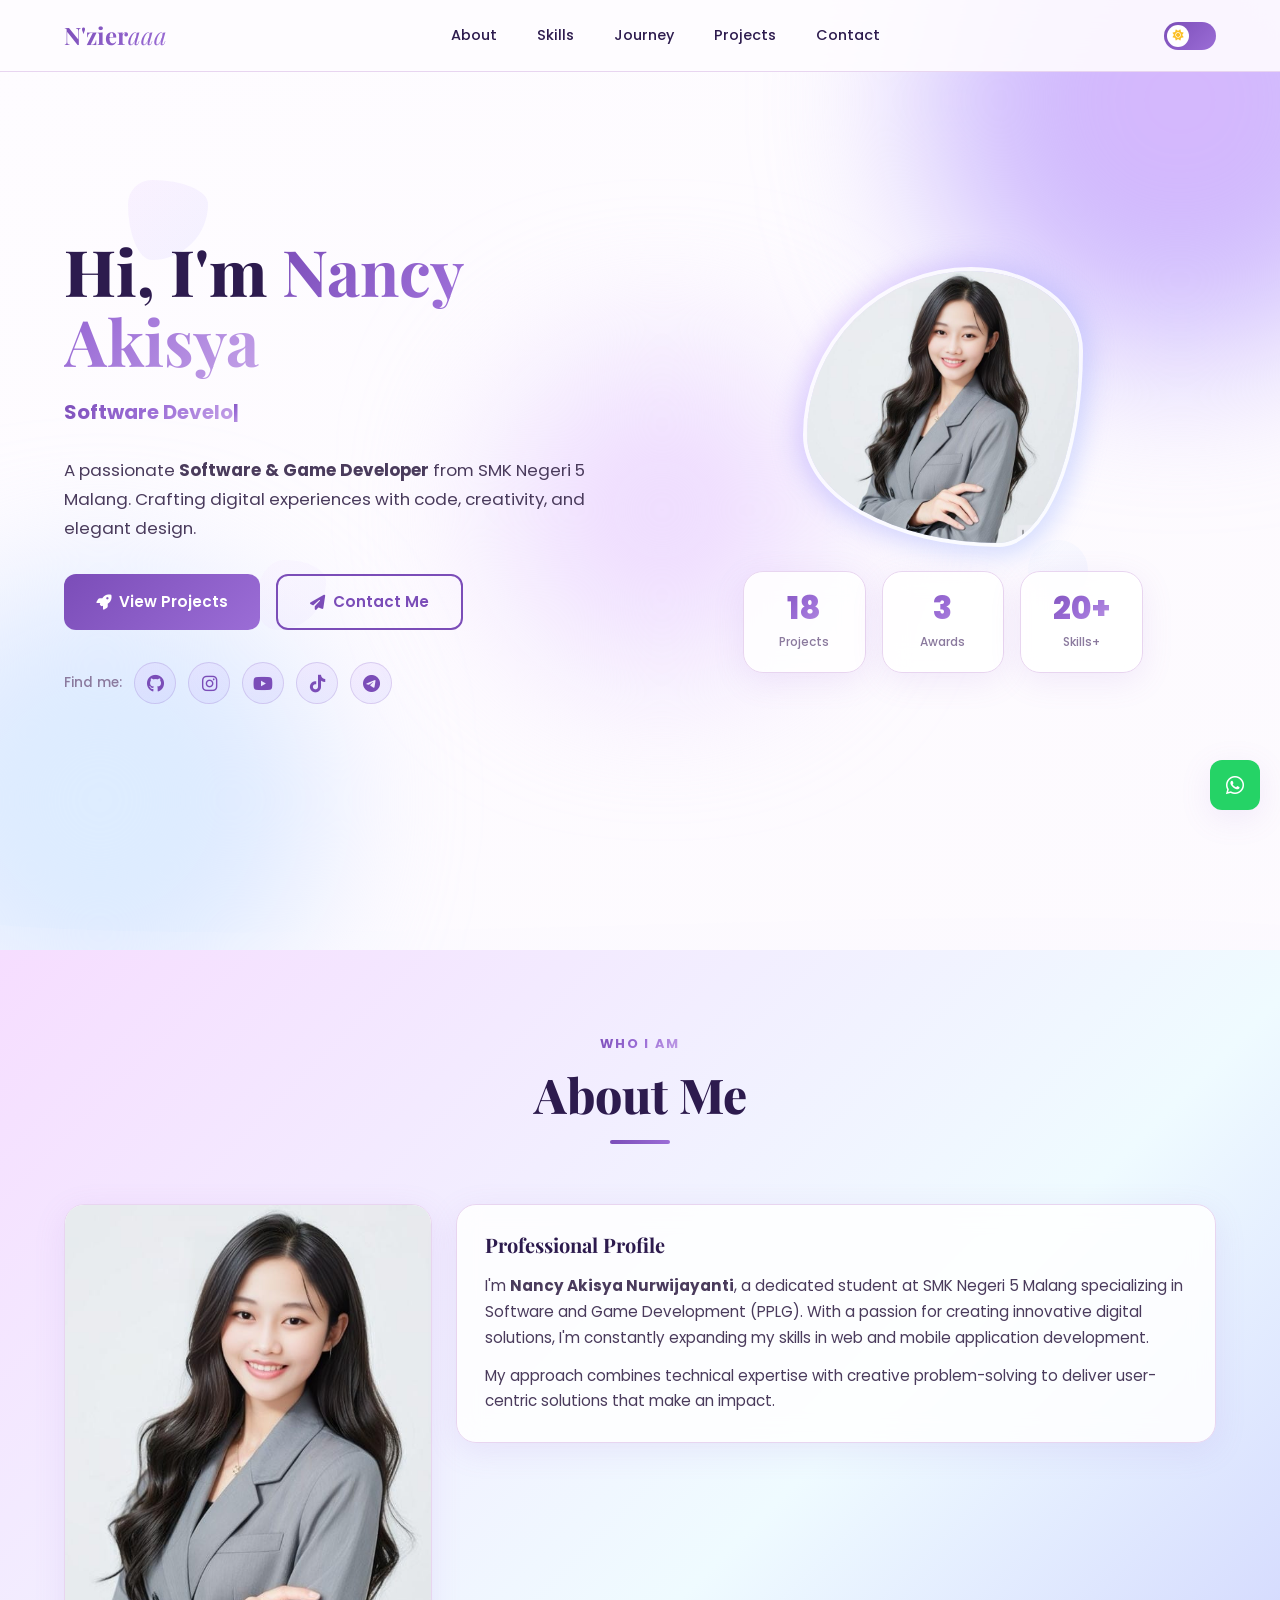
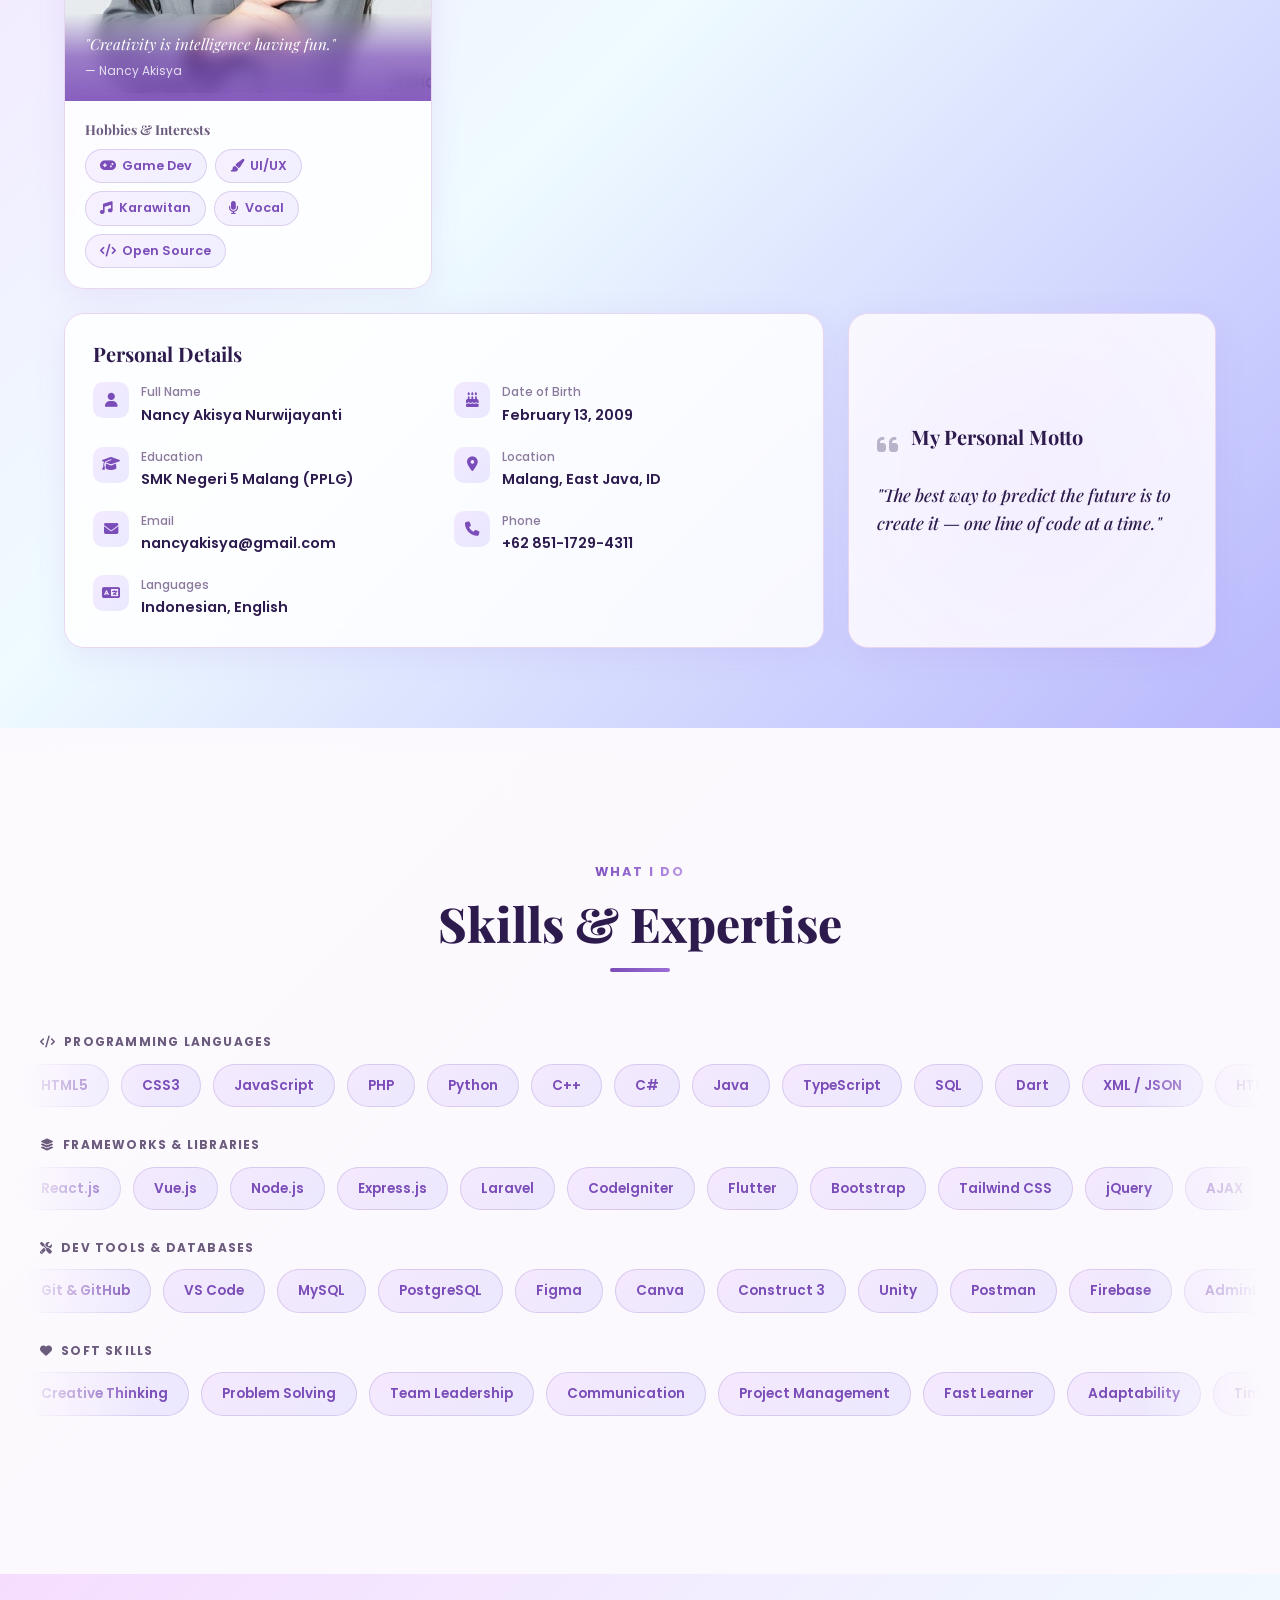
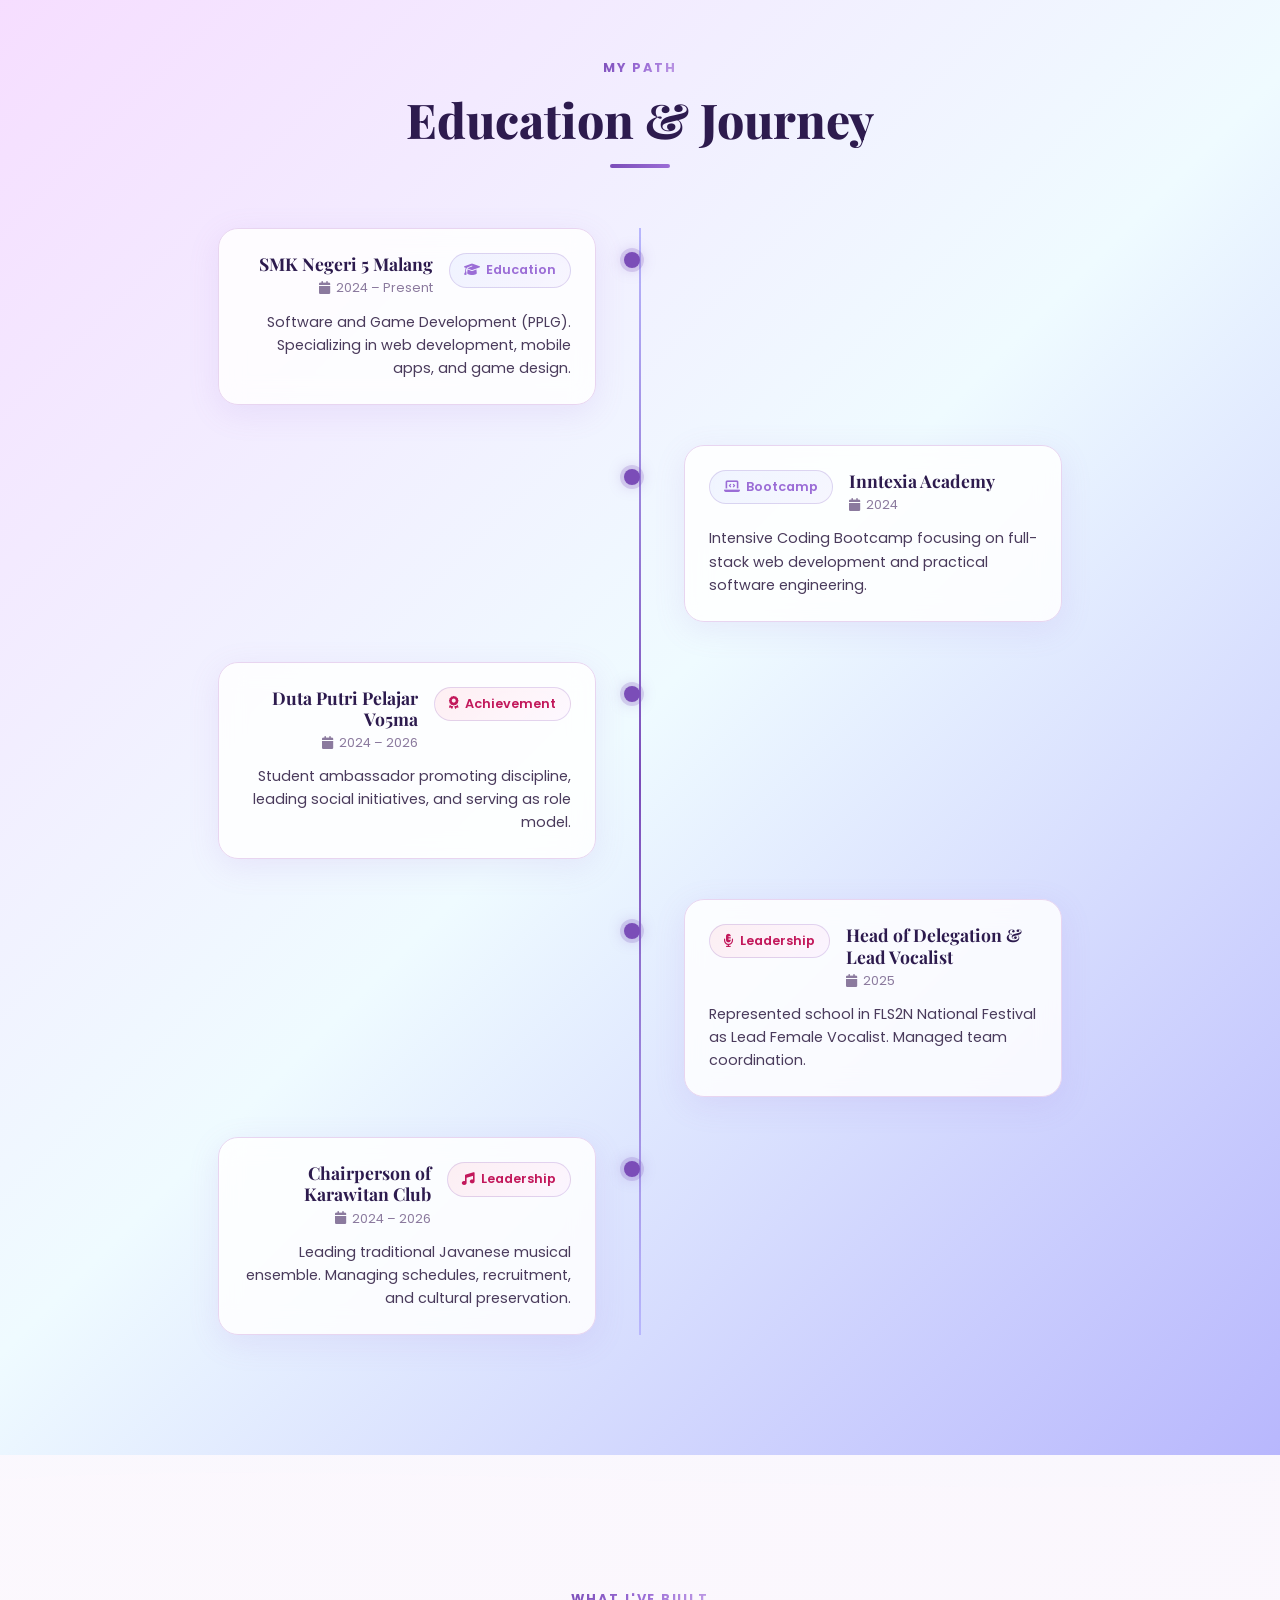
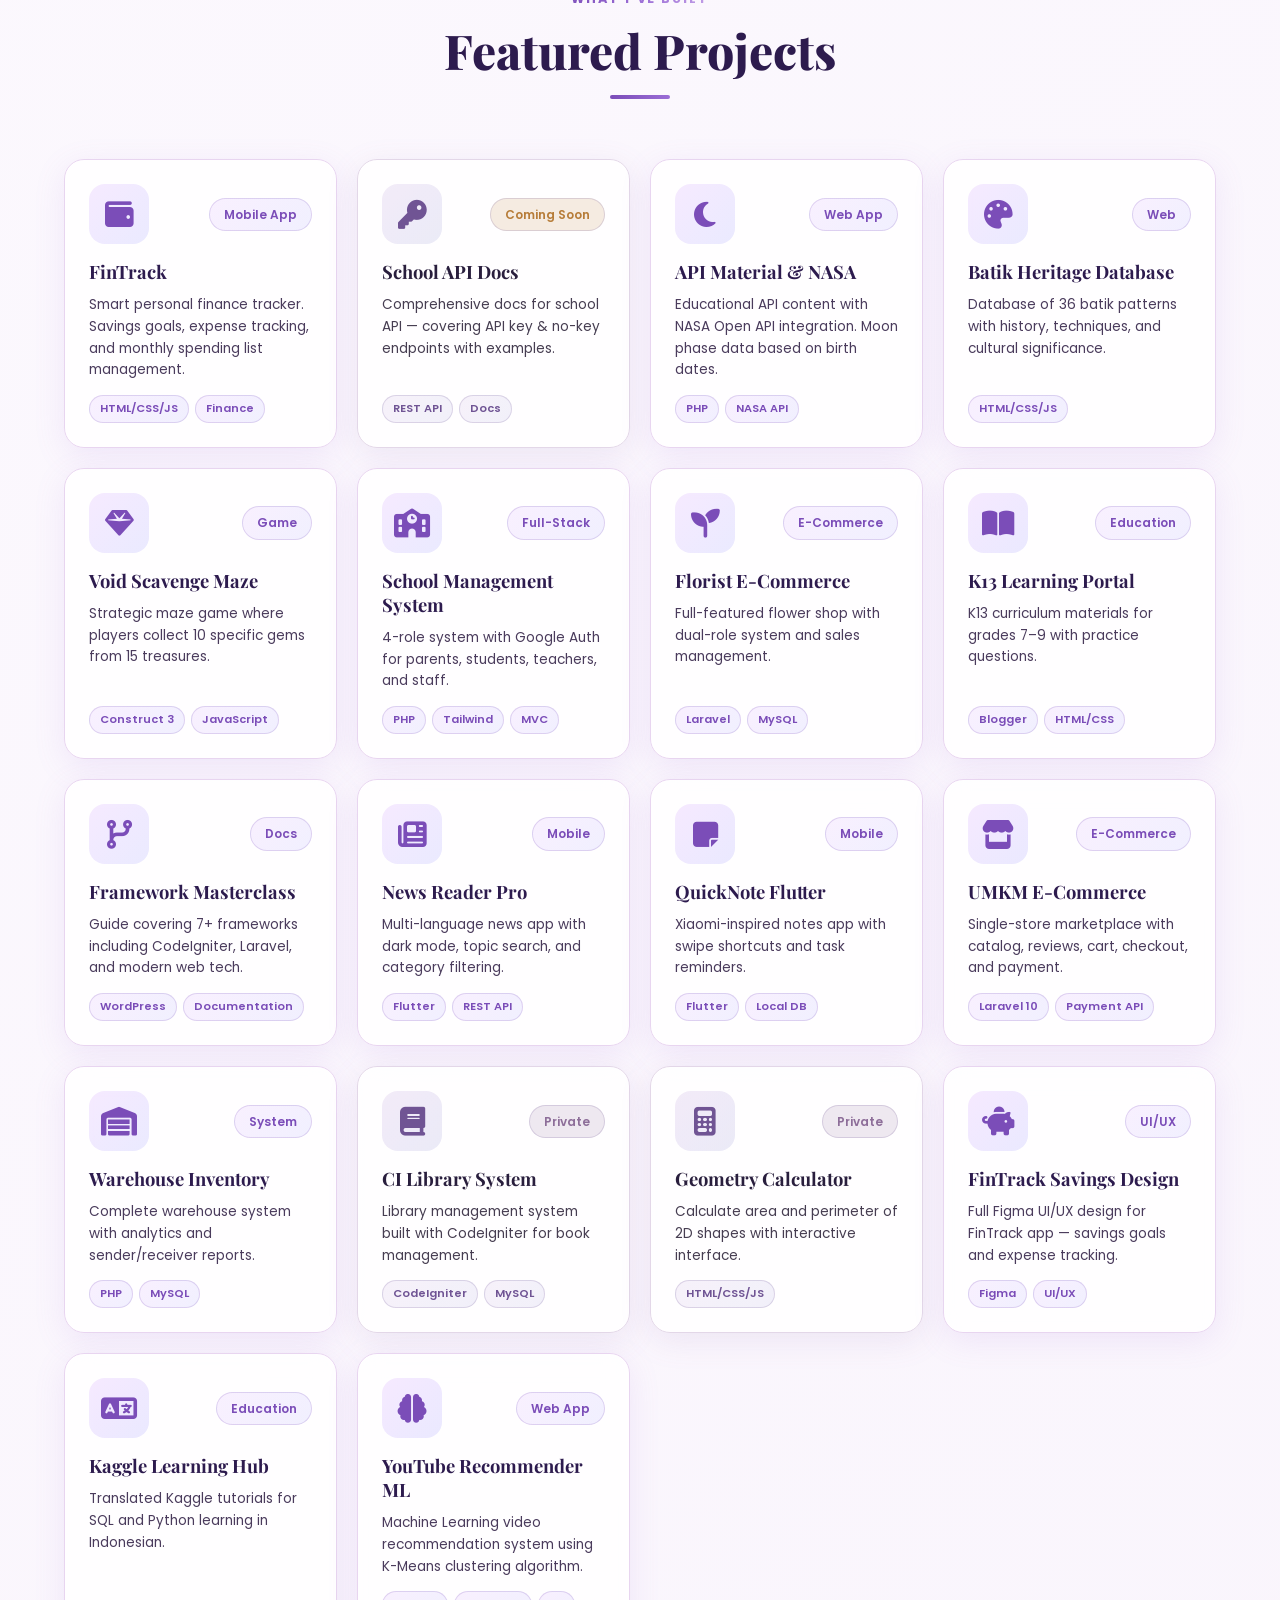
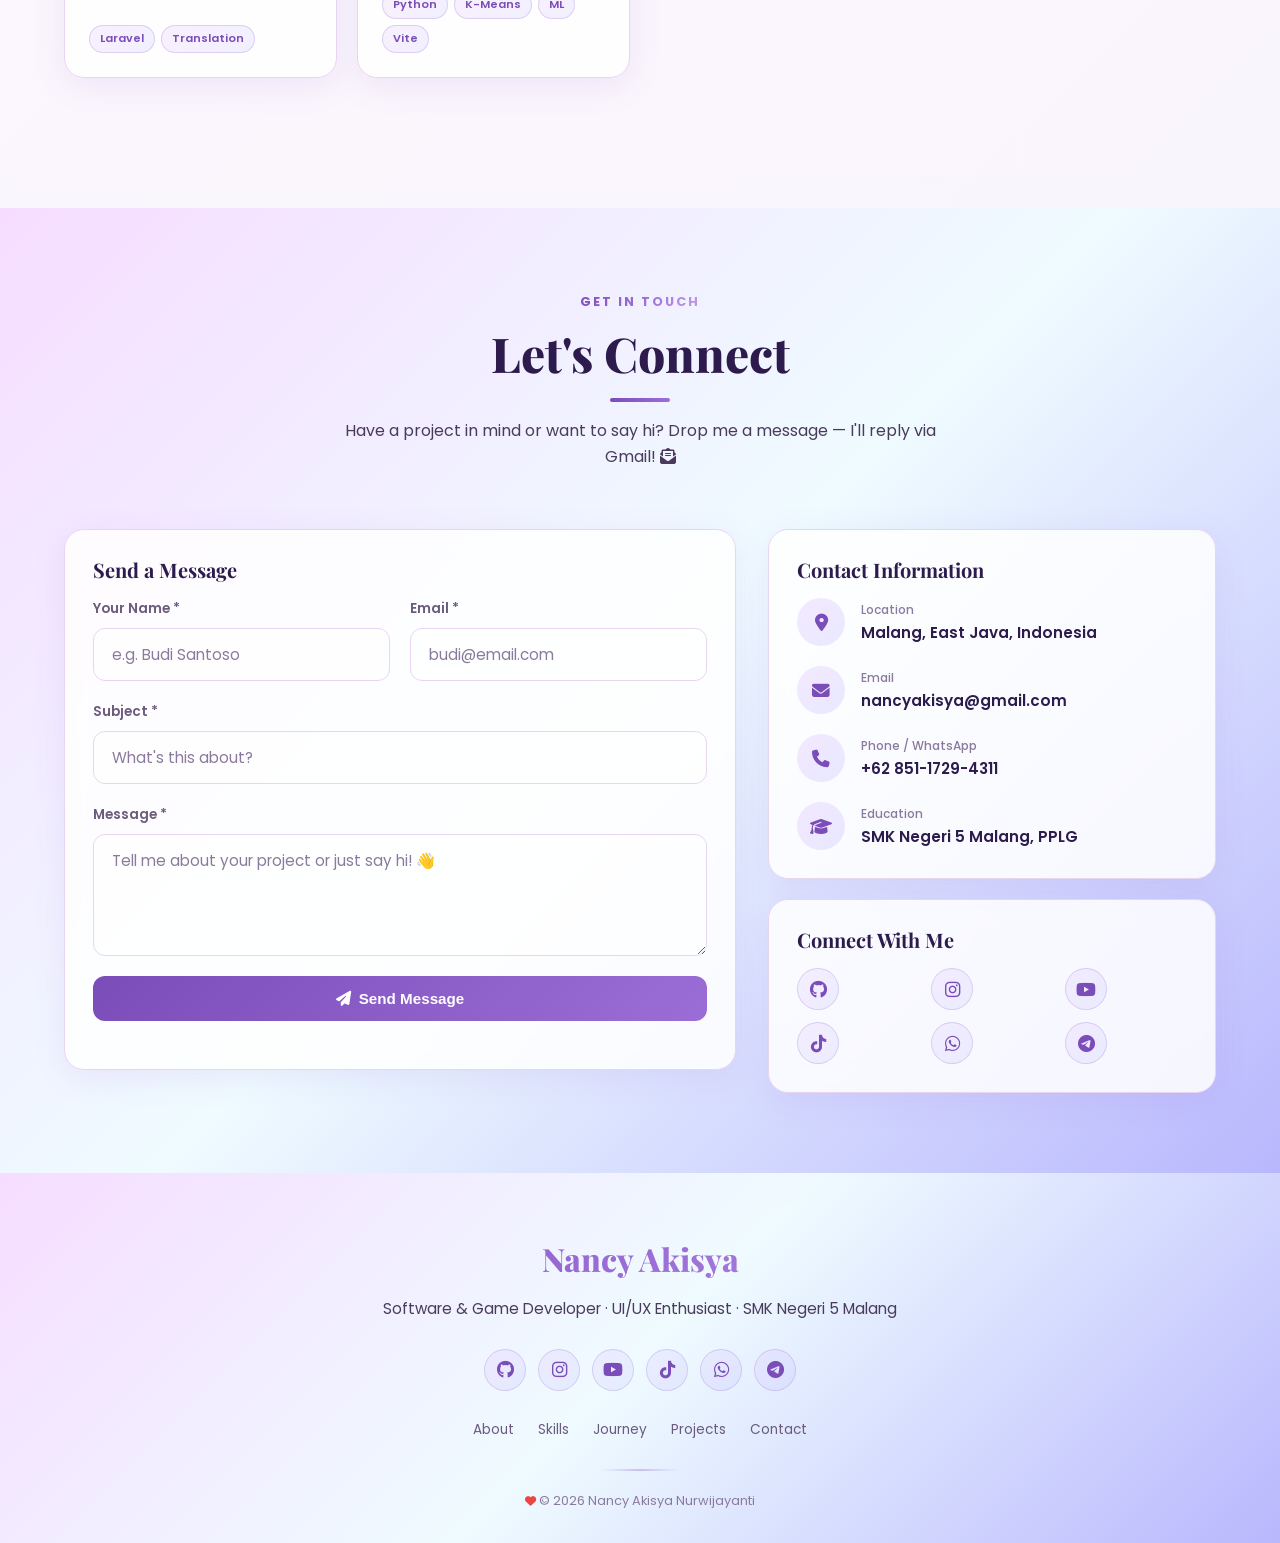
<file: index.html>
<!DOCTYPE html>
<html lang="en">
<head>
  <meta charset="UTF-8"/>
  <meta name="viewport" content="width=device-width, initial-scale=1.0"/>
  <title>Nancy Akisya — Portfolio</title>
  <link rel="stylesheet" href="style.css"/>
  <link rel="stylesheet" href="https://cdnjs.cloudflare.com/ajax/libs/font-awesome/6.5.0/css/all.min.css"/>
  <link href="https://fonts.googleapis.com/css2?family=Poppins:wght@300;400;500;600;700;800&family=Playfair+Display:ital,wght@0,400;0,700;1,400&display=swap" rel="stylesheet"/>
</head>
<body>

<!-- MOBILE SPLASH SCREEN (10s auto, click to skip) -->
<div id="mobile-splash" class="mobile-splash">
  <div class="splash-content">
    <div class="splash-photo-wrap">
      <div class="splash-photo-glow"></div>
      <div class="splash-photo">
        <img src="ncy.jpeg" alt="Nancy Akisya" onerror="this.style.display='none'"/>
      </div>
    </div>
    <h1 class="splash-title">Hi, I'm <span class="accent-text">Nancy Akisya</span></h1>
    <p class="splash-subtitle">Software & Game Developer</p>
    <div class="splash-timer"><span id="splash-countdown">10</span>s</div>
    <p class="splash-tap">Tap anywhere to skip</p>
  </div>
</div>

<!-- GALAXY BG (dark) -->
<div class="stars-layer" aria-hidden="true"></div>
<div class="twinkling-layer" id="twinkle-container" aria-hidden="true"></div>
<div class="nebula-layer" aria-hidden="true"></div>
<div class="planet planet-1" aria-hidden="true"></div>
<div class="planet planet-2" aria-hidden="true"></div>

<!-- LIGHT BLOBS & SHAPES -->
<div class="light-blob light-blob-1" aria-hidden="true"></div>
<div class="light-blob light-blob-2" aria-hidden="true"></div>
<div class="light-blob light-blob-3" aria-hidden="true"></div>
<div class="floating-shape shape-1" aria-hidden="true"></div>
<div class="floating-shape shape-2" aria-hidden="true"></div>
<div class="floating-shape shape-3" aria-hidden="true"></div>

<!-- SCROLL PROGRESS -->
<div id="scroll-progress"></div>

<!-- LOADING -->
<div id="loading-screen">
  <div class="loader-ring mb-4"></div>
  <p class="text-xl font-bold accent-text">Nancy Akisya</p>
  <p class="text-sm mt-2 opacity-60">Loading portfolio...</p>
</div>

<!-- FLOATING BTN -->
<a id="float-wa" href="https://wa.me/6285117294311" target="_blank" aria-label="WhatsApp"><i class="fab fa-whatsapp"></i></a>
<button id="back-top" aria-label="Back to top"><i class="fas fa-arrow-up"></i></button>

<!-- NAVBAR -->
<nav id="navbar" class="nav-bg">
  <div class="container">
    <a href="#hero" class="nav-brand">N'zier<span>aaa</span></a>
    <div id="desktop-nav-links" class="desktop-nav">
      <a href="#about" class="nav-link">About</a>
      <a href="#skills" class="nav-link">Skills</a>
      <a href="#edu-exp" class="nav-link">Journey</a>
      <a href="#projects" class="nav-link">Projects</a>
      <a href="#contact" class="nav-link">Contact</a>
    </div>
    <button id="theme-toggle" class="theme-toggle" aria-label="Toggle theme">
      <div class="toggle-thumb">
        <i class="fas fa-sun sun-icon"></i>
        <i class="fas fa-moon moon-icon"></i>
      </div>
    </button>
  </div>
</nav>

<!-- MOBILE BOTTOM NAV -->
<nav id="bottom-nav" class="mobile-nav-bg">
  <a href="#hero" class="bottom-nav-item active" data-section="hero"><i class="fas fa-home"></i><span>Home</span></a>
  <a href="#about" class="bottom-nav-item" data-section="about"><i class="fas fa-user"></i><span>About</span></a>
  <a href="#skills" class="bottom-nav-item" data-section="skills"><i class="fas fa-code"></i><span>Skills</span></a>
  <a href="#projects" class="bottom-nav-item" data-section="projects"><i class="fas fa-rocket"></i><span>Projects</span></a>
  <a href="#contact" class="bottom-nav-item" data-section="contact"><i class="fas fa-envelope"></i><span>Contact</span></a>
</nav>

<div class="page-content">

<!-- HERO -->
<section id="hero">
  <div class="container">
    <div class="hero-grid">
      <div class="hero-text reveal">
        <h1 class="hero-title">Hi, I'm <span class="accent-text">Nancy Akisya</span></h1>
        <div class="hero-typed">
          <span id="typed" class="accent-text"></span><span id="typed-cursor" class="accent-text">|</span>
        </div>
        <p class="hero-desc">A passionate <strong>Software & Game Developer</strong> from SMK Negeri 5 Malang. Crafting digital experiences with code, creativity, and elegant design.</p>
        <div class="hero-btns">
          <a href="#projects" class="btn btn-primary"><span><i class="fas fa-rocket"></i> View Projects</span></a>
          <a href="#contact" class="btn btn-outline"><span><i class="fas fa-paper-plane"></i> Contact Me</span></a>
        </div>
        <div class="hero-socials">
          <span class="socials-label">Find me:</span>
          <a href="https://github.com/Nzieraaa" target="_blank" class="social-icon"><i class="fab fa-github"></i></a>
          <a href="https://www.instagram.com/cyeraaa.zy" target="_blank" class="social-icon"><i class="fab fa-instagram"></i></a>
          <a href="https://www.youtube.com/@Ncy_A13" target="_blank" class="social-icon"><i class="fab fa-youtube"></i></a>
          <a href="https://www.tiktok.com/@cleancy13putri_aurora" target="_blank" class="social-icon"><i class="fab fa-tiktok"></i></a>
          <a href="https://t.me/Syahraz" target="_blank" class="social-icon"><i class="fab fa-telegram"></i></a>
        </div>
      </div>
      <div class="hero-photo reveal">
        <div class="photo-wrapper">
          <div class="photo-glow"></div>
          <div class="blob-photo">
            <img src="ncy.jpeg" alt="Nancy Akisya" onerror="this.style.display='none'"/>
          </div>
        </div>
        <div class="hero-stats">
          <div class="stat-card card"><div class="stat-num accent-text" data-count="18">0</div><div class="stat-label">Projects</div></div>
          <div class="stat-card card"><div class="stat-num accent-text" data-count="3">0</div><div class="stat-label">Awards</div></div>
          <div class="stat-card card"><div class="stat-num accent-text" data-count="20">0</div><div class="stat-label">Skills+</div></div>
        </div>
      </div>
    </div>
  </div>
</section>

<div class="wave-divider"><svg viewBox="0 0 1200 60" preserveAspectRatio="none"><path d="M0,30 C300,60 900,0 1200,30 L1200,60 L0,60 Z" class="wave-path"/></svg></div>

<!-- ABOUT -->
<section id="about" class="section-alt">
  <div class="container">
    <div class="section-header reveal">
      <p class="section-label accent-text">Who I Am</p>
      <h2 class="section-title">About Me</h2>
      <div class="section-line"></div>
    </div>
    <div class="about-grid">
      <!-- Photo -->
      <div class="about-photo-col reveal">
        <div class="card about-photo-card">
          <div class="about-photo-wrap">
            <img src="ncy.jpeg" alt="Nancy Akisya" class="about-photo-img" onerror="this.style.display='none'"/>
            <div class="about-photo-overlay">
              <p class="photo-quote">"Creativity is intelligence having fun."</p>
              <p class="photo-author">— Nancy Akisya</p>
            </div>
          </div>
          <div class="about-hobbies">
            <h4 class="hobbies-title">Hobbies & Interests</h4>
            <div class="hobbies-row">
              <span class="badge"><i class="fas fa-gamepad"></i>Game Dev</span>
              <span class="badge"><i class="fas fa-paint-brush"></i>UI/UX</span>
              <span class="badge"><i class="fas fa-music"></i>Karawitan</span>
              <span class="badge"><i class="fas fa-microphone"></i>Vocal</span>
              <span class="badge"><i class="fas fa-code"></i>Open Source</span>
            </div>
          </div>
        </div>
      </div>
      <!-- Profile -->
      <div class="about-profile-col reveal">
        <div class="card card-hover">
          <h3 class="card-title">Professional Profile</h3>
          <p class="card-text">I'm <strong>Nancy Akisya Nurwijayanti</strong>, a dedicated student at SMK Negeri 5 Malang specializing in Software and Game Development (PPLG). With a passion for creating innovative digital solutions, I'm constantly expanding my skills in web and mobile application development.</p>
          <p class="card-text">My approach combines technical expertise with creative problem-solving to deliver user-centric solutions that make an impact.</p>
        </div>
      </div>
      <!-- Details -->
      <div class="about-details-col reveal">
        <div class="card card-hover">
          <h3 class="card-title">Personal Details</h3>
          <div class="details-grid">
            <div class="detail-item">
              <div class="detail-icon"><i class="fas fa-user"></i></div>
              <div><div class="detail-label">Full Name</div><div class="detail-value">Nancy Akisya Nurwijayanti</div></div>
            </div>
            <div class="detail-item">
              <div class="detail-icon"><i class="fas fa-birthday-cake"></i></div>
              <div><div class="detail-label">Date of Birth</div><div class="detail-value">February 13, 2009</div></div>
            </div>
            <div class="detail-item">
              <div class="detail-icon"><i class="fas fa-graduation-cap"></i></div>
              <div><div class="detail-label">Education</div><div class="detail-value">SMK Negeri 5 Malang (PPLG)</div></div>
            </div>
            <div class="detail-item">
              <div class="detail-icon"><i class="fas fa-map-marker-alt"></i></div>
              <div><div class="detail-label">Location</div><div class="detail-value">Malang, East Java, ID</div></div>
            </div>
            <div class="detail-item">
              <div class="detail-icon"><i class="fas fa-envelope"></i></div>
              <div><div class="detail-label">Email</div><div class="detail-value">nancyakisya@gmail.com</div></div>
            </div>
            <div class="detail-item">
              <div class="detail-icon"><i class="fas fa-phone"></i></div>
              <div><div class="detail-label">Phone</div><div class="detail-value">+62 851-1729-4311</div></div>
            </div>
            <div class="detail-item">
              <div class="detail-icon"><i class="fas fa-language"></i></div>
              <div><div class="detail-label">Languages</div><div class="detail-value">Indonesian, English</div></div>
            </div>
          </div>
        </div>
      </div>
      <!-- Motto -->
      <div class="about-motto-col reveal">
        <div class="card card-hover motto-card">
          <div class="motto-header">
            <i class="fas fa-quote-left motto-icon"></i>
            <h3 class="card-title">My Personal Motto</h3>
          </div>
          <p class="motto-text">"The best way to predict the future is to create it — one line of code at a time."</p>
        </div>
      </div>
    </div>
  </div>
</section>

<div class="wave-divider wave-flip"><svg viewBox="0 0 1200 60" preserveAspectRatio="none"><path d="M0,30 C300,60 900,0 1200,30 L1200,60 L0,60 Z" class="wave-path"/></svg></div>

<!-- SKILLS -->
<section id="skills">
  <div class="container">
    <div class="section-header reveal">
      <p class="section-label accent-text">What I Do</p>
      <h2 class="section-title">Skills & Expertise</h2>
      <div class="section-line"></div>
    </div>
  </div>
  <div class="skills-container">
    <div class="skill-row reveal">
      <p class="skill-row-label"><i class="fas fa-code"></i> Programming Languages</p>
      <div class="skills-scroll"><div class="skills-track anim-1">
        <span class="skill-pill">HTML5</span><span class="skill-pill">CSS3</span><span class="skill-pill">JavaScript</span><span class="skill-pill">PHP</span><span class="skill-pill">Python</span><span class="skill-pill">C++</span><span class="skill-pill">C#</span><span class="skill-pill">Java</span><span class="skill-pill">TypeScript</span><span class="skill-pill">SQL</span><span class="skill-pill">Dart</span><span class="skill-pill">XML / JSON</span>
        <span class="skill-pill">HTML5</span><span class="skill-pill">CSS3</span><span class="skill-pill">JavaScript</span><span class="skill-pill">PHP</span><span class="skill-pill">Python</span><span class="skill-pill">C++</span><span class="skill-pill">C#</span><span class="skill-pill">Java</span><span class="skill-pill">TypeScript</span><span class="skill-pill">SQL</span><span class="skill-pill">Dart</span><span class="skill-pill">XML / JSON</span>
      </div></div>
    </div>
    <div class="skill-row reveal">
      <p class="skill-row-label"><i class="fas fa-layer-group"></i> Frameworks & Libraries</p>
      <div class="skills-scroll"><div class="skills-track anim-2">
        <span class="skill-pill">React.js</span><span class="skill-pill">Vue.js</span><span class="skill-pill">Node.js</span><span class="skill-pill">Express.js</span><span class="skill-pill">Laravel</span><span class="skill-pill">CodeIgniter</span><span class="skill-pill">Flutter</span><span class="skill-pill">Bootstrap</span><span class="skill-pill">Tailwind CSS</span><span class="skill-pill">jQuery</span><span class="skill-pill">AJAX</span><span class="skill-pill">REST API</span>
        <span class="skill-pill">React.js</span><span class="skill-pill">Vue.js</span><span class="skill-pill">Node.js</span><span class="skill-pill">Express.js</span><span class="skill-pill">Laravel</span><span class="skill-pill">CodeIgniter</span><span class="skill-pill">Flutter</span><span class="skill-pill">Bootstrap</span><span class="skill-pill">Tailwind CSS</span><span class="skill-pill">jQuery</span><span class="skill-pill">AJAX</span><span class="skill-pill">REST API</span>
      </div></div>
    </div>
    <div class="skill-row reveal">
      <p class="skill-row-label"><i class="fas fa-tools"></i> Dev Tools & Databases</p>
      <div class="skills-scroll"><div class="skills-track anim-3">
        <span class="skill-pill">Git & GitHub</span><span class="skill-pill">VS Code</span><span class="skill-pill">MySQL</span><span class="skill-pill">PostgreSQL</span><span class="skill-pill">Figma</span><span class="skill-pill">Canva</span><span class="skill-pill">Construct 3</span><span class="skill-pill">Unity</span><span class="skill-pill">Postman</span><span class="skill-pill">Firebase</span><span class="skill-pill">AdminLTE</span><span class="skill-pill">WordPress</span>
        <span class="skill-pill">Git & GitHub</span><span class="skill-pill">VS Code</span><span class="skill-pill">MySQL</span><span class="skill-pill">PostgreSQL</span><span class="skill-pill">Figma</span><span class="skill-pill">Canva</span><span class="skill-pill">Construct 3</span><span class="skill-pill">Unity</span><span class="skill-pill">Postman</span><span class="skill-pill">Firebase</span><span class="skill-pill">AdminLTE</span><span class="skill-pill">WordPress</span>
      </div></div>
    </div>
    <div class="skill-row reveal">
      <p class="skill-row-label"><i class="fas fa-heart"></i> Soft Skills</p>
      <div class="skills-scroll"><div class="skills-track anim-4">
        <span class="skill-pill">Creative Thinking</span><span class="skill-pill">Problem Solving</span><span class="skill-pill">Team Leadership</span><span class="skill-pill">Communication</span><span class="skill-pill">Project Management</span><span class="skill-pill">Fast Learner</span><span class="skill-pill">Adaptability</span><span class="skill-pill">Time Management</span><span class="skill-pill">Public Speaking</span>
        <span class="skill-pill">Creative Thinking</span><span class="skill-pill">Problem Solving</span><span class="skill-pill">Team Leadership</span><span class="skill-pill">Communication</span><span class="skill-pill">Project Management</span><span class="skill-pill">Fast Learner</span><span class="skill-pill">Adaptability</span><span class="skill-pill">Time Management</span><span class="skill-pill">Public Speaking</span>
      </div></div>
    </div>
  </div>
</section>

<div class="wave-divider"><svg viewBox="0 0 1200 60" preserveAspectRatio="none"><path d="M0,30 C300,60 900,0 1200,30 L1200,60 L0,60 Z" class="wave-path"/></svg></div>

<!-- EDU & EXP -->
<section id="edu-exp" class="section-alt">
  <div class="container">
    <div class="section-header reveal">
      <p class="section-label accent-text">My Path</p>
      <h2 class="section-title">Education & Journey</h2>
      <div class="section-line"></div>
    </div>
    <div class="timeline-wrapper">
      <div class="timeline-line"></div>
      
      <div class="timeline-item reveal">
        <div class="timeline-content timeline-left">
          <div class="card card-hover timeline-card">
            <div class="timeline-header">
              <span class="badge edu-badge"><i class="fas fa-graduation-cap"></i>Education</span>
              <div class="timeline-info">
                <h3 class="timeline-title">SMK Negeri 5 Malang</h3>
                <p class="timeline-date"><i class="fas fa-calendar"></i>2024 – Present</p>
              </div>
            </div>
            <p class="timeline-desc">Software and Game Development (PPLG). Specializing in web development, mobile apps, and game design.</p>
          </div>
        </div>
        <div class="timeline-dot"></div>
        <div class="timeline-empty"></div>
      </div>

      <div class="timeline-item reveal">
        <div class="timeline-empty"></div>
        <div class="timeline-dot"></div>
        <div class="timeline-content timeline-right">
          <div class="card card-hover timeline-card">
            <div class="timeline-header">
              <span class="badge edu-badge"><i class="fas fa-laptop-code"></i>Bootcamp</span>
              <div class="timeline-info">
                <h3 class="timeline-title">Inntexia Academy</h3>
                <p class="timeline-date"><i class="fas fa-calendar"></i>2024</p>
              </div>
            </div>
            <p class="timeline-desc">Intensive Coding Bootcamp focusing on full-stack web development and practical software engineering.</p>
          </div>
        </div>
      </div>

      <div class="timeline-item reveal">
        <div class="timeline-content timeline-left">
          <div class="card card-hover timeline-card">
            <div class="timeline-header">
              <span class="badge exp-badge"><i class="fas fa-award"></i>Achievement</span>
              <div class="timeline-info">
                <h3 class="timeline-title">Duta Putri Pelajar Vo5ma</h3>
                <p class="timeline-date"><i class="fas fa-calendar"></i>2024 – 2026</p>
              </div>
            </div>
            <p class="timeline-desc">Student ambassador promoting discipline, leading social initiatives, and serving as role model.</p>
          </div>
        </div>
        <div class="timeline-dot"></div>
        <div class="timeline-empty"></div>
      </div>

      <div class="timeline-item reveal">
        <div class="timeline-empty"></div>
        <div class="timeline-dot"></div>
        <div class="timeline-content timeline-right">
          <div class="card card-hover timeline-card">
            <div class="timeline-header">
              <span class="badge exp-badge"><i class="fas fa-microphone-alt"></i>Leadership</span>
              <div class="timeline-info">
                <h3 class="timeline-title">Head of Delegation & Lead Vocalist</h3>
                <p class="timeline-date"><i class="fas fa-calendar"></i>2025</p>
              </div>
            </div>
            <p class="timeline-desc">Represented school in FLS2N National Festival as Lead Female Vocalist. Managed team coordination.</p>
          </div>
        </div>
      </div>

      <div class="timeline-item reveal">
        <div class="timeline-content timeline-left">
          <div class="card card-hover timeline-card">
            <div class="timeline-header">
              <span class="badge exp-badge"><i class="fas fa-music"></i>Leadership</span>
              <div class="timeline-info">
                <h3 class="timeline-title">Chairperson of Karawitan Club</h3>
                <p class="timeline-date"><i class="fas fa-calendar"></i>2024 – 2026</p>
              </div>
            </div>
            <p class="timeline-desc">Leading traditional Javanese musical ensemble. Managing schedules, recruitment, and cultural preservation.</p>
          </div>
        </div>
        <div class="timeline-dot"></div>
        <div class="timeline-empty"></div>
      </div>

    </div>
  </div>
</section>

<div class="wave-divider wave-flip"><svg viewBox="0 0 1200 60" preserveAspectRatio="none"><path d="M0,30 C300,60 900,0 1200,30 L1200,60 L0,60 Z" class="wave-path"/></svg></div>

<!-- PROJECTS -->
<section id="projects">
  <div class="container">
    <div class="section-header reveal">
      <p class="section-label accent-text">What I've Built</p>
      <h2 class="section-title">Featured Projects</h2>
      <div class="section-line"></div>
    </div>
    <div class="projects-grid" id="projects-grid">
      <!-- Projects will be inserted by JS -->
    </div>
  </div>
</section>

<div class="wave-divider"><svg viewBox="0 0 1200 60" preserveAspectRatio="none"><path d="M0,30 C300,60 900,0 1200,30 L1200,60 L0,60 Z" class="wave-path"/></svg></div>

<!-- CONTACT -->
<section id="contact" class="section-alt">
  <div class="container">
    <div class="section-header reveal">
      <p class="section-label accent-text">Get In Touch</p>
      <h2 class="section-title">Let's Connect</h2>
      <div class="section-line"></div>
      <p class="section-desc">Have a project in mind or want to say hi? Drop me a message — I'll reply via Gmail! <i class="fas fa-envelope-open-text"></i></p>
    </div>
    <div class="contact-grid">
      <!-- Form -->
      <div class="contact-form-col reveal">
        <div class="card card-hover">
          <h3 class="card-title">Send a Message</h3>
          <form id="contactForm" class="contact-form">
            <div class="form-row">
              <div class="form-group">
                <label>Your Name *</label>
                <input name="name" type="text" required placeholder="e.g. Budi Santoso" class="form-input"/>
              </div>
              <div class="form-group">
                <label>Email *</label>
                <input name="email" type="email" required placeholder="budi@email.com" class="form-input"/>
              </div>
            </div>
            <div class="form-group">
              <label>Subject *</label>
              <input name="subject" type="text" required placeholder="What's this about?" class="form-input"/>
            </div>
            <div class="form-group">
              <label>Message *</label>
              <textarea name="message" required rows="4" placeholder="Tell me about your project or just say hi! 👋" class="form-input form-textarea"></textarea>
            </div>
            <button type="submit" id="submitBtn" class="btn btn-primary btn-full">
              <span id="submitText"><i class="fas fa-paper-plane"></i> Send Message</span>
              <span id="submitSpinner" class="hidden"><i class="fas fa-spinner fa-spin"></i> Sending...</span>
            </button>
            <div id="formMsg" class="form-msg"></div>
          </form>
        </div>
      </div>
      <!-- Info -->
      <div class="contact-info-col reveal">
        <div class="card card-hover">
          <h3 class="card-title">Contact Information</h3>
          <div class="contact-info-list">
            <div class="contact-info-item">
              <div class="contact-info-icon"><i class="fas fa-map-marker-alt"></i></div>
              <div><div class="contact-info-label">Location</div><div class="contact-info-value">Malang, East Java, Indonesia</div></div>
            </div>
            <div class="contact-info-item">
              <div class="contact-info-icon"><i class="fas fa-envelope"></i></div>
              <div><div class="contact-info-label">Email</div><div class="contact-info-value">nancyakisya@gmail.com</div></div>
            </div>
            <div class="contact-info-item">
              <div class="contact-info-icon"><i class="fas fa-phone"></i></div>
              <div><div class="contact-info-label">Phone / WhatsApp</div><div class="contact-info-value">+62 851-1729-4311</div></div>
            </div>
            <div class="contact-info-item">
              <div class="contact-info-icon"><i class="fas fa-graduation-cap"></i></div>
              <div><div class="contact-info-label">Education</div><div class="contact-info-value">SMK Negeri 5 Malang, PPLG</div></div>
            </div>
          </div>
        </div>
        <div class="card card-hover">
          <h3 class="card-title">Connect With Me</h3>
          <div class="social-grid">
            <a href="https://github.com/Nzieraaa" target="_blank" class="social-icon"><i class="fab fa-github"></i></a>
            <a href="https://www.instagram.com/cyeraaa.zy" target="_blank" class="social-icon"><i class="fab fa-instagram"></i></a>
            <a href="https://www.youtube.com/@Ncy_A13" target="_blank" class="social-icon"><i class="fab fa-youtube"></i></a>
            <a href="https://www.tiktok.com/@cleancy13putri_aurora" target="_blank" class="social-icon"><i class="fab fa-tiktok"></i></a>
            <a href="https://wa.me/6285117294311" target="_blank" class="social-icon"><i class="fab fa-whatsapp"></i></a>
            <a href="https://t.me/Syahraz" target="_blank" class="social-icon"><i class="fab fa-telegram"></i></a>
          </div>
        </div>
      </div>
    </div>
  </div>
</section>

<!-- FOOTER -->
<footer class="footer-bg">
  <svg class="footer-wave" viewBox="0 0 1200 80" preserveAspectRatio="none">
    <path d="M0,40 C200,80 400,0 600,40 C800,80 1000,0 1200,40 L1200,0 L0,0 Z" class="wave-path"/>
  </svg>
  <div class="container footer-content">
    <div class="footer-brand accent-text">Nancy Akisya</div>
    <p class="footer-tagline">Software & Game Developer · UI/UX Enthusiast · SMK Negeri 5 Malang</p>
    <div class="footer-socials">
      <a href="https://github.com/Nzieraaa" target="_blank" class="social-icon"><i class="fab fa-github"></i></a>
      <a href="https://www.instagram.com/cyeraaa.zy" target="_blank" class="social-icon"><i class="fab fa-instagram"></i></a>
      <a href="https://www.youtube.com/@Ncy_A13" target="_blank" class="social-icon"><i class="fab fa-youtube"></i></a>
      <a href="https://www.tiktok.com/@cleancy13putri_aurora" target="_blank" class="social-icon"><i class="fab fa-tiktok"></i></a>
      <a href="https://wa.me/6285117294311" target="_blank" class="social-icon"><i class="fab fa-whatsapp"></i></a>
      <a href="https://t.me/Syahraz" target="_blank" class="social-icon"><i class="fab fa-telegram"></i></a>
    </div>
    <div class="footer-links">
      <a href="#about">About</a>
      <a href="#skills">Skills</a>
      <a href="#edu-exp">Journey</a>
      <a href="#projects">Projects</a>
      <a href="#contact">Contact</a>
    </div>
    <div class="footer-divider"></div>
    <p class="footer-copy"><i class="fas fa-heart"></i> © 2026 Nancy Akisya Nurwijayanti</p>
  </div>
</footer>

</div>

<script src="script.js"></script>
</body>
</html>
</file>
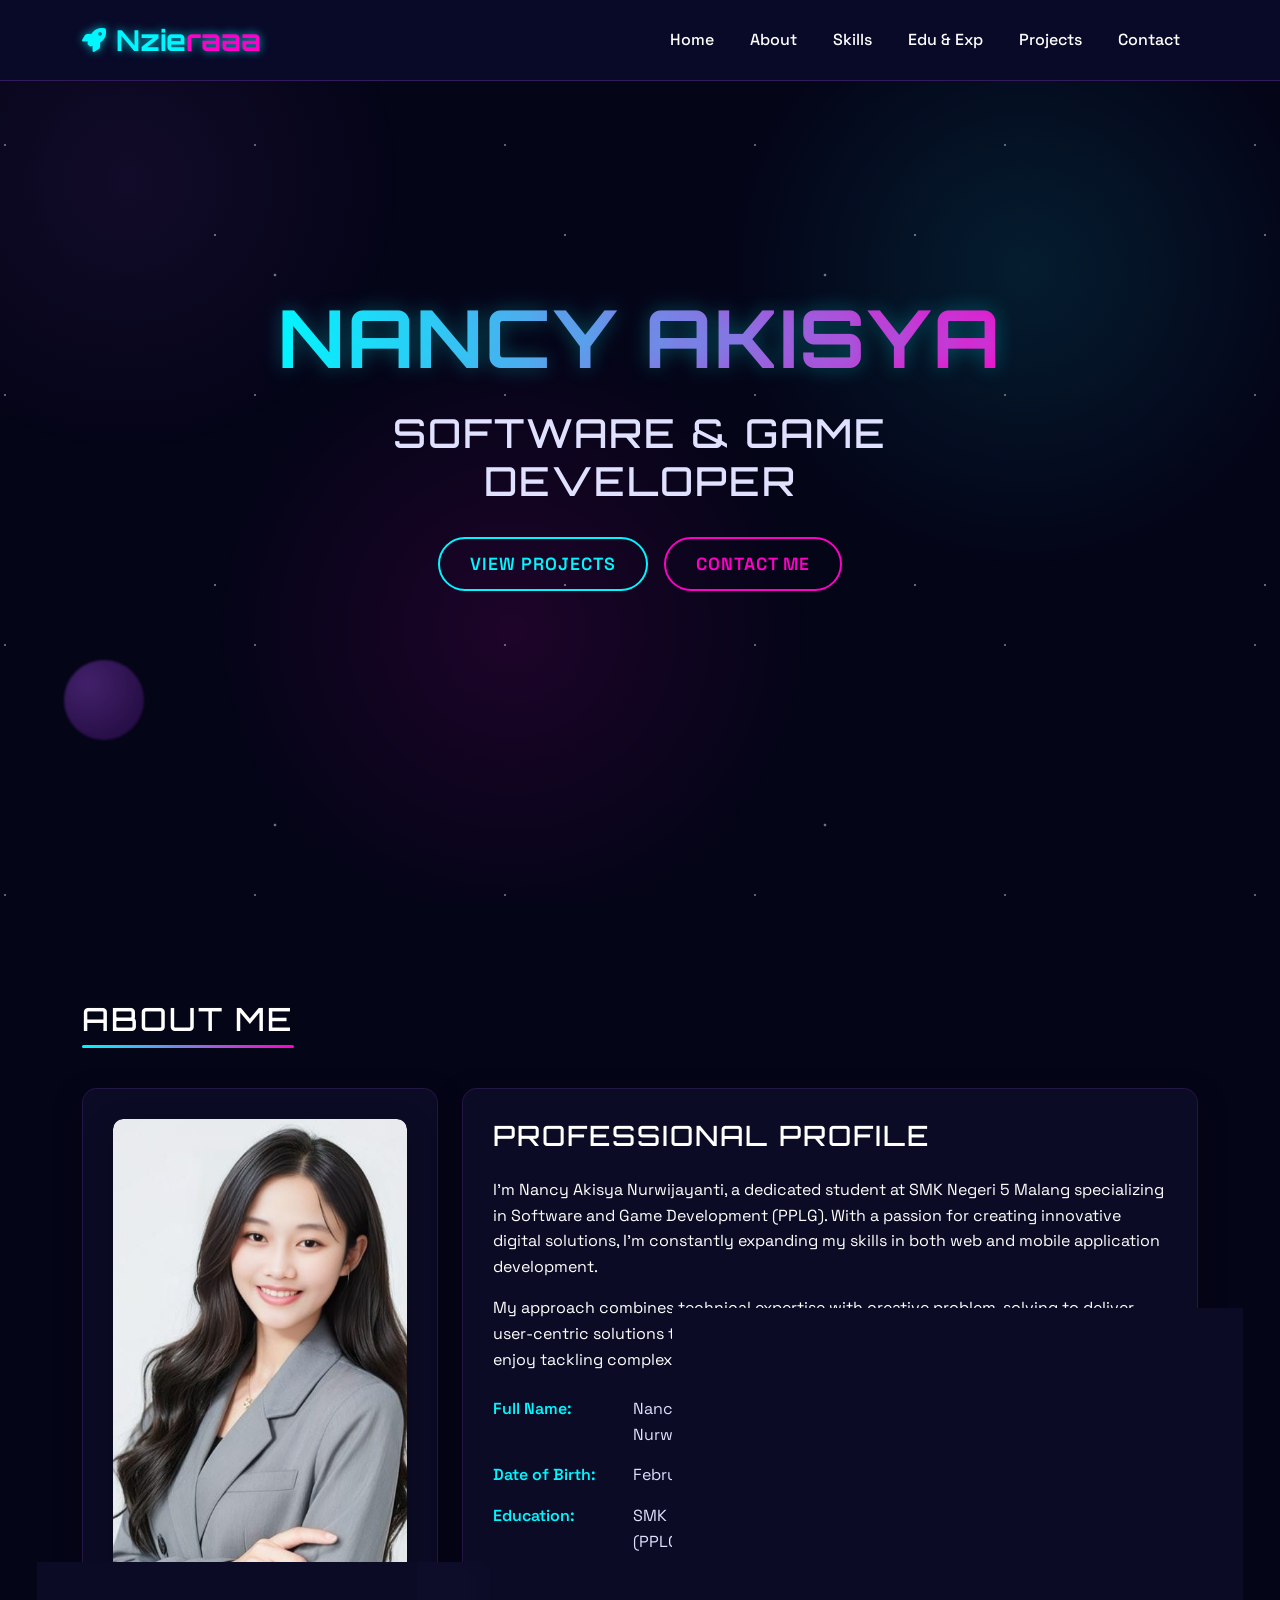
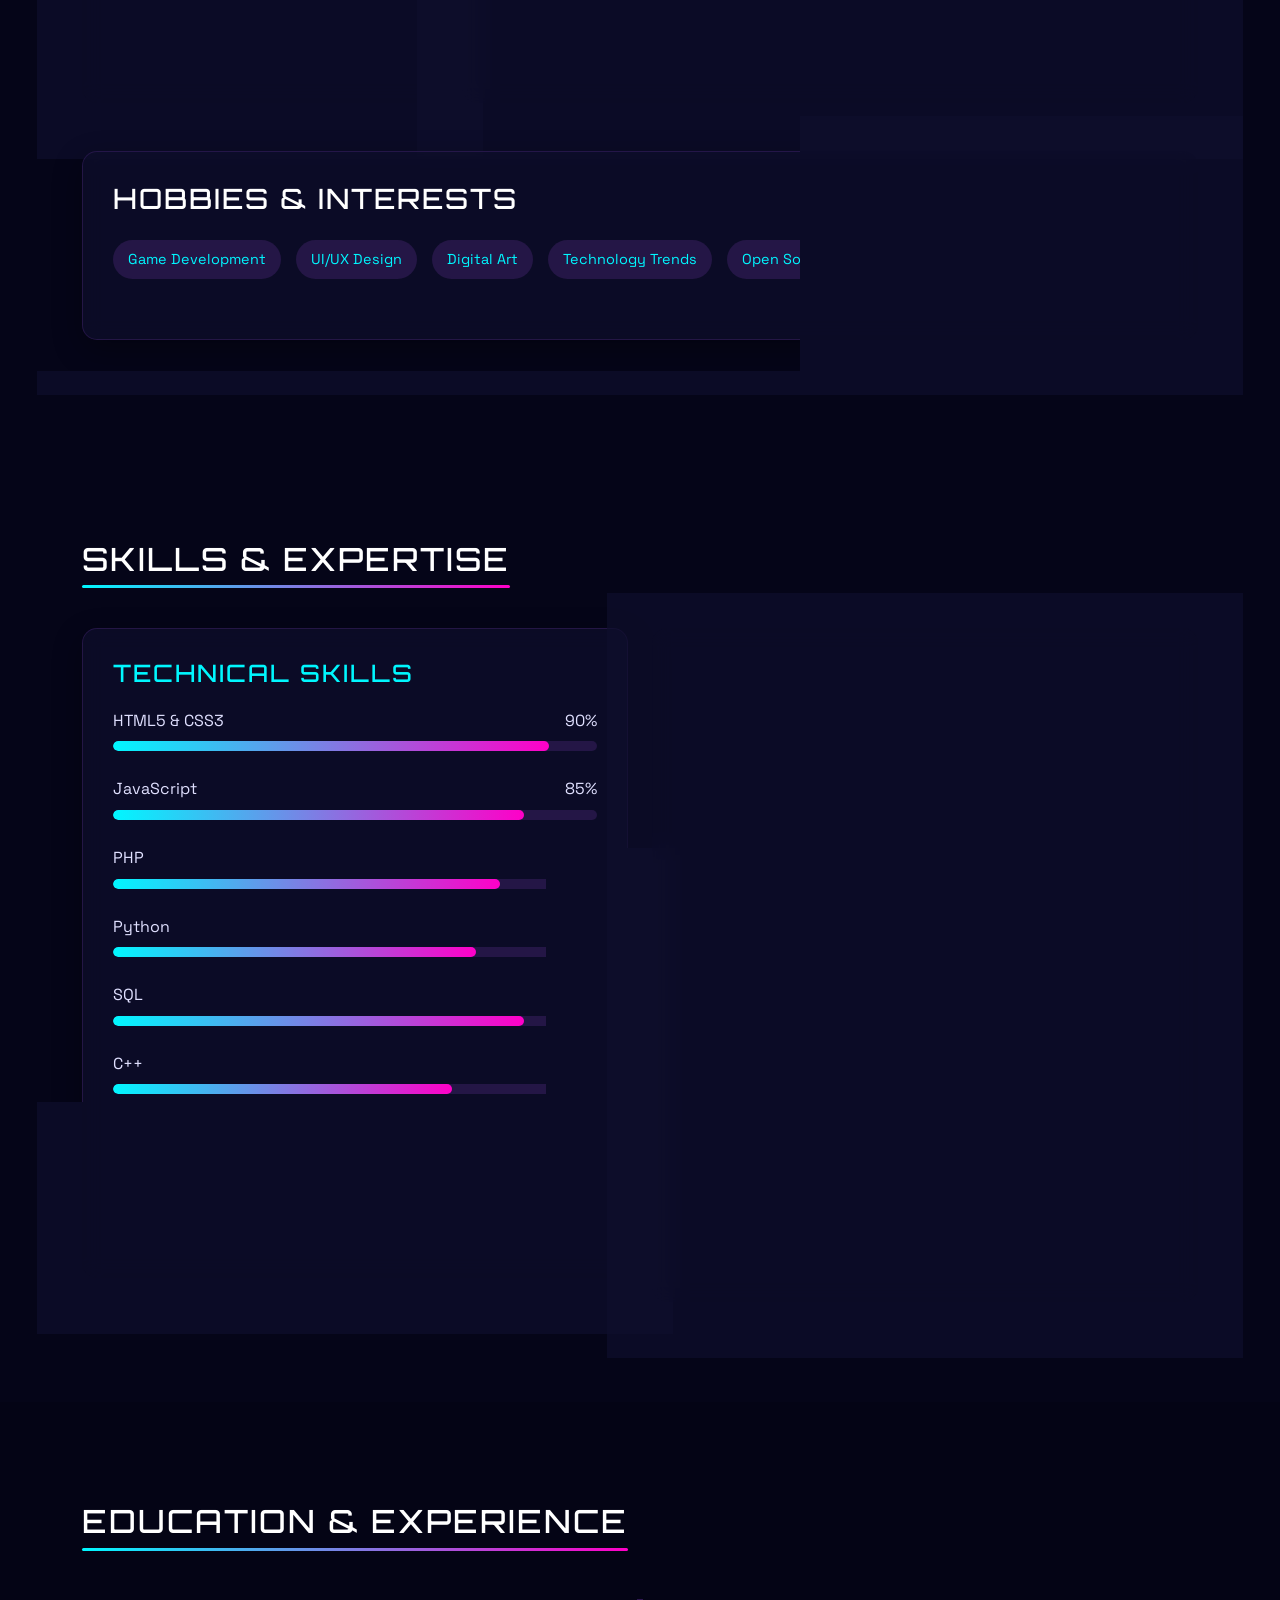
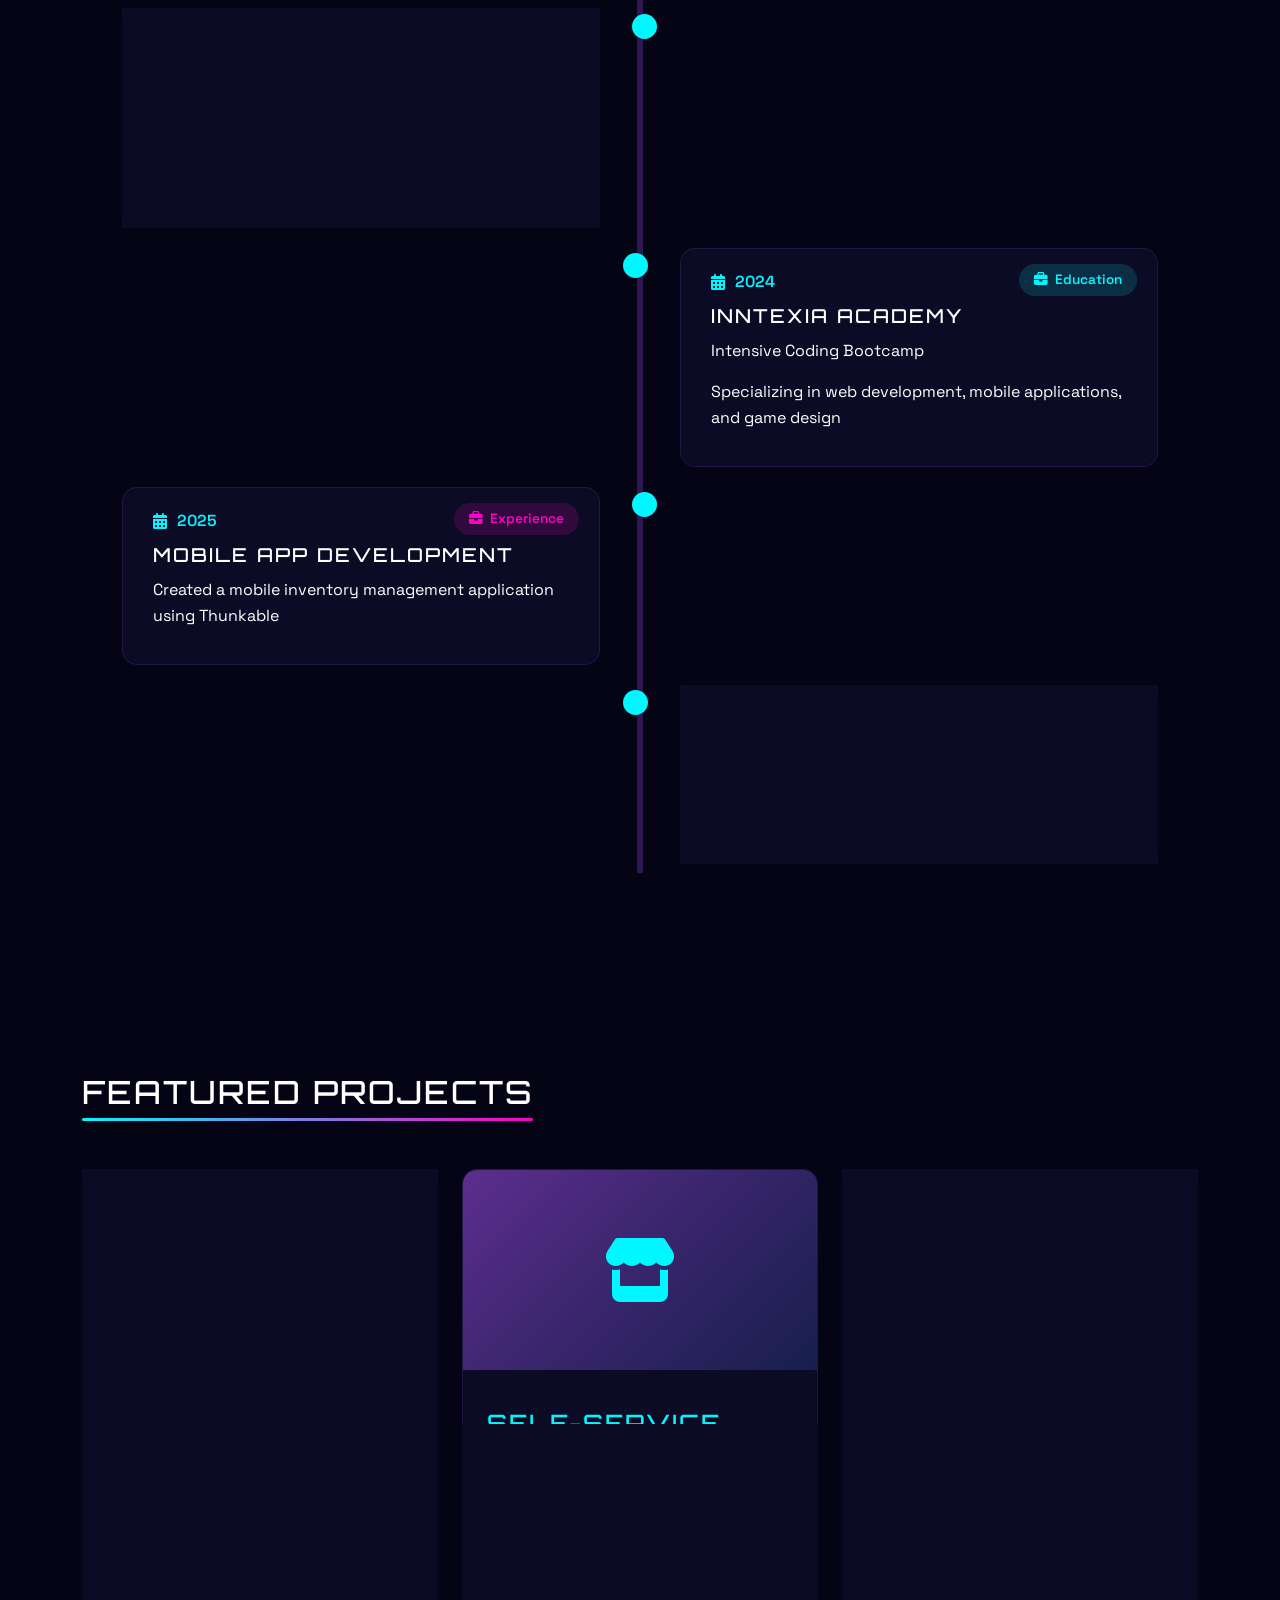
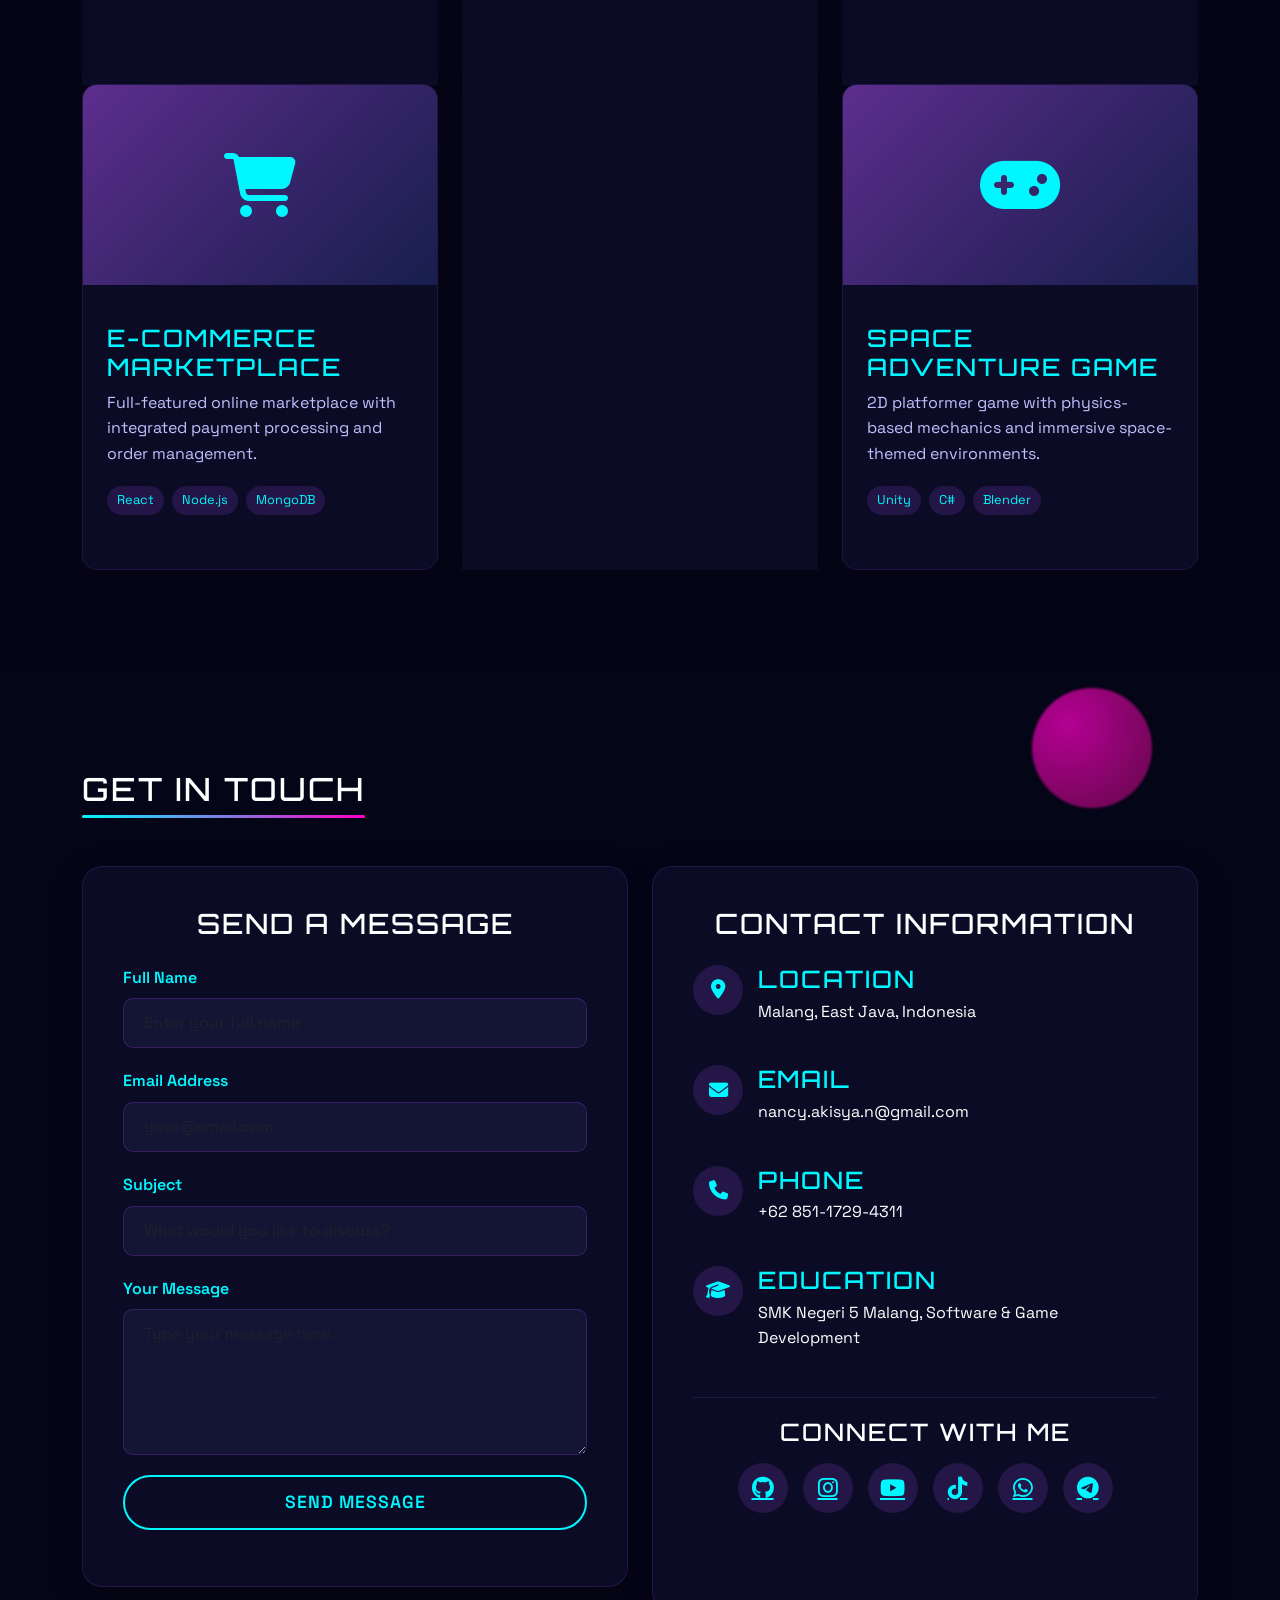
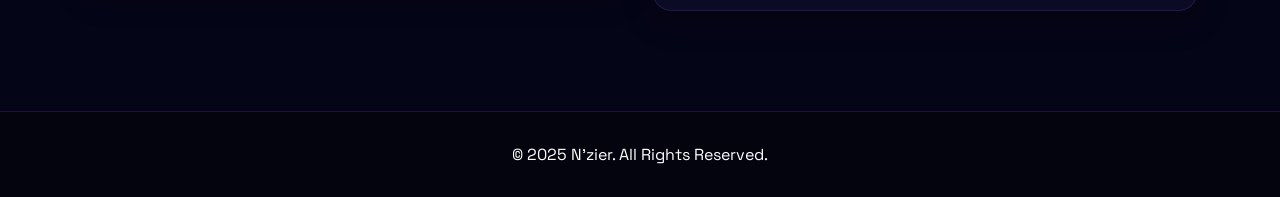
<file: ncy.html>
<!DOCTYPE html>
<html lang="en">
  <head>
    <meta charset="UTF-8" />
    <meta name="viewport" content="width=device-width, initial-scale=1.0, maximum-scale=1.0, user-scalable=no" />
    <title>Nancy Akisya - Portfolio</title>
    <link href="https://cdn.jsdelivr.net/npm/bootstrap@5.3.0/dist/css/bootstrap.min.css" rel="stylesheet" />
    <link rel="stylesheet" href="https://cdnjs.cloudflare.com/ajax/libs/font-awesome/6.4.0/css/all.min.css" />
    <link href="https://fonts.googleapis.com/css2?family=Orbitron:wght@400;700&family=Space+Grotesk:wght@300;400;600&display=swap" rel="stylesheet" />
    <style>
      :root {
        --galaxy-dark: #0a0a2a;
        --galaxy-purple: #5d2e8e;
        --neon-blue: #00f7ff;
        --neon-pink: #ff00c8;
        --star-gold: #ffd700;
        --deep-space: #050518;
      }

      body {
        background-color: var(--deep-space);
        color: #ffffff;
        font-family: "Space Grotesk", sans-serif;
        overflow-x: hidden;
        position: relative;
        line-height: 1.6;
      }

      /* Background galaxy animation */
      body::before {
        content: "";
        position: fixed;
        top: 0;
        left: 0;
        width: 100%;
        height: 100%;
        background-image: radial-gradient(circle at 10% 20%, rgba(93, 46, 142, 0.15) 0%, transparent 20%), radial-gradient(circle at 80% 30%, rgba(0, 247, 255, 0.1) 0%, transparent 25%),
          radial-gradient(circle at 40% 70%, rgba(255, 0, 200, 0.1) 0%, transparent 30%);
        z-index: -3;
        animation: galaxyRotate 120s linear infinite;
      }

      @keyframes galaxyRotate {
        from {
          transform: rotate(0deg);
        }
        to {
          transform: rotate(360deg);
        }
      }

      /* Stars animation */
      .stars {
        position: fixed;
        top: 0;
        left: 0;
        width: 100%;
        height: 100%;
        background-image: radial-gradient(white, rgba(255, 255, 255, 0.2) 1px, transparent 2px), radial-gradient(white, rgba(255, 255, 255, 0.15) 1px, transparent 1.5px), radial-gradient(white, rgba(255, 255, 255, 0.1) 1px, transparent 1px);
        background-size: 550px 550px, 350px 350px, 250px 250px;
        background-position: 0 0, 40px 60px, 130px 270px;
        animation: stars 120s linear infinite;
        z-index: -2;
      }

      @keyframes stars {
        from {
          background-position: 0 0, 40px 60px, 130px 270px;
        }
        to {
          background-position: -550px 0, -310px 60px, -120px 270px;
        }
      }

      /* Twinkling stars effect */
      .twinkling {
        position: fixed;
        top: 0;
        left: 0;
        width: 100%;
        height: 100%;
        background: transparent;
        z-index: -1;
      }

      .twinkle-star {
        position: absolute;
        background-color: white;
        border-radius: 50%;
        animation: twinkle 3s infinite ease-in-out;
        opacity: 0;
      }

      @keyframes twinkle {
        0% {
          opacity: 0;
          transform: scale(0.5);
        }
        50% {
          opacity: 1;
          transform: scale(1);
        }
        100% {
          opacity: 0;
          transform: scale(0.5);
        }
      }

      /* Shooting stars */
      .shooting-star {
        position: absolute;
        height: 2px;
        background: linear-gradient(90deg, transparent, var(--neon-blue));
        animation: shootingStar linear forwards;
        z-index: -1;
      }

      @keyframes shootingStar {
        0% {
          transform: translate(0, 0) rotate(30deg);
          opacity: 0;
          width: 0;
        }
        10% {
          opacity: 1;
        }
        100% {
          transform: translate(300px, 150px) rotate(30deg);
          opacity: 0;
          width: 150px;
        }
      }

      h1,
      h2,
      h3,
      h4,
      h5 {
        font-family: "Orbitron", sans-serif;
        text-transform: uppercase;
        letter-spacing: 2px;
      }

      .section-title {
        position: relative;
        display: inline-block;
        margin-bottom: 2.5rem;
        padding-bottom: 10px;
      }

      .section-title::after {
        content: "";
        position: absolute;
        bottom: 0;
        left: 0;
        width: 100%;
        height: 3px;
        background: linear-gradient(90deg, var(--neon-blue), var(--neon-pink));
        border-radius: 3px;
      }

      /* Navbar */
      .navbar {
        background-color: rgba(10, 10, 42, 0.95);
        backdrop-filter: blur(10px);
        border-bottom: 1px solid rgba(93, 46, 142, 0.5);
        padding: 12px 0;
        transition: all 0.3s ease;
      }

      .navbar-brand {
        font-family: "Orbitron", sans-serif;
        font-weight: 700;
        font-size: 1.8rem;
        color: var(--neon-blue);
        text-shadow: 0 0 10px rgba(0, 247, 255, 0.7);
        display: flex;
        align-items: center;
      }

      .navbar-brand i {
        margin-right: 10px;
        font-size: 1.5rem;
      }

      .nav-link {
        color: #ffffff !important;
        margin: 0 10px;
        font-weight: 500;
        position: relative;
        transition: all 0.3s ease;
      }

      .nav-link::after {
        content: "";
        position: absolute;
        bottom: -5px;
        left: 0;
        width: 0;
        height: 2px;
        background: var(--neon-pink);
        transition: width 0.3s ease;
      }

      .nav-link:hover::after {
        width: 100%;
      }

      /* Simplified Hero Section */
      #hero {
        min-height: 100vh;
        display: flex;
        align-items: center;
        position: relative;
        overflow: hidden;
        padding-top: 80px;
      }

      .hero-content {
        position: relative;
        z-index: 2;
        text-align: center;
      }

      .hero-title {
        font-size: 5rem;
        font-weight: 700;
        margin-bottom: 1.5rem;
        background: linear-gradient(90deg, var(--neon-blue), var(--neon-pink));
        -webkit-background-clip: text;
        background-clip: text;
        color: transparent;
        text-shadow: 0 0 20px rgba(0, 247, 255, 0.3);
        line-height: 1.2;
        animation: pulse 2s infinite;
      }

      @keyframes pulse {
        0% {
          transform: scale(1);
        }
        50% {
          transform: scale(1.03);
        }
        100% {
          transform: scale(1);
        }
      }

      .hero-subtitle {
        font-size: 2.5rem;
        margin-bottom: 2rem;
        color: #e0e0ff;
      }

      .btn-neon {
        background: transparent;
        color: var(--neon-blue);
        border: 2px solid var(--neon-blue);
        border-radius: 30px;
        padding: 12px 30px;
        font-weight: 600;
        letter-spacing: 1px;
        text-transform: uppercase;
        transition: all 0.3s ease;
        position: relative;
        overflow: hidden;
        z-index: 1;
        font-size: 1.1rem;
      }

      .btn-neon::before {
        content: "";
        position: absolute;
        top: 0;
        left: 0;
        width: 0;
        height: 100%;
        background: linear-gradient(90deg, var(--neon-blue), var(--neon-pink));
        transition: width 0.5s ease;
        z-index: -1;
      }

      .btn-neon:hover {
        color: var(--galaxy-dark);
        box-shadow: 0 0 20px rgba(0, 247, 255, 0.7);
      }

      .btn-neon:hover::before {
        width: 100%;
      }

      .btn-neon-pink {
        border-color: var(--neon-pink);
        color: var(--neon-pink);
      }

      .btn-neon-pink::before {
        background: linear-gradient(90deg, var(--neon-pink), var(--neon-blue));
      }

      /* Section styling */
      section {
        padding: 100px 0;
        position: relative;
      }

      .section-card {
        background: rgba(15, 15, 45, 0.7);
        backdrop-filter: blur(10px);
        border-radius: 15px;
        padding: 30px;
        border: 1px solid rgba(93, 46, 142, 0.3);
        box-shadow: 0 10px 30px rgba(0, 0, 0, 0.3);
        transition: transform 0.3s ease;
        height: 100%;
        margin-bottom: 30px;
      }

      .section-card:hover {
        transform: translateY(-5px);
        box-shadow: 0 15px 40px rgba(93, 46, 142, 0.4);
      }

      /* About Section with Photo */
      .about-container {
        display: flex;
        flex-wrap: wrap;
        gap: 30px;
      }

      .profile-photo-container {
        flex: 0 0 300px;
        max-width: 100%;
      }

      .profile-photo {
        width: 100%;
        height: 0;
        padding-bottom: 177.78%; /* 9:16 ratio (16/9=1.7778) */
        background-color: #1a0639;
        border-radius: 10px;
        overflow: hidden;
        position: relative;
        box-shadow: 0 10px 30px rgba(0, 0, 0, 0.3);
      }

      .profile-photo-placeholder {
        position: absolute;
        width: 100%;
        height: 100%;
        display: flex;
        align-items: center;
        justify-content: center;
        color: var(--neon-blue);
        font-size: 4rem;
        background: linear-gradient(135deg, var(--galaxy-purple), #1a0639);
      }

      .profile-info {
        flex: 1;
        min-width: 300px;
      }

      .info-item {
        margin-bottom: 15px;
        display: flex;
      }

      .info-label {
        min-width: 140px;
        font-weight: 600;
        color: var(--neon-blue);
      }

      .info-value {
        color: #e0e0ff;
      }

      /* Skills Section */
      .skill-container {
        margin-bottom: 40px;
      }

      .skill-title {
        color: var(--neon-blue);
        margin-bottom: 20px;
        font-size: 1.5rem;
      }

      .skill-item {
        margin-bottom: 25px;
      }

      .skill-name {
        display: flex;
        justify-content: space-between;
        margin-bottom: 8px;
        color: #e0e0ff;
      }

      .skill-bar {
        height: 10px;
        background: rgba(93, 46, 142, 0.3);
        border-radius: 5px;
        overflow: hidden;
      }

      .skill-progress {
        height: 100%;
        background: linear-gradient(90deg, var(--neon-blue), var(--neon-pink));
        border-radius: 5px;
        position: relative;
        animation: progressAnimation 1.5s ease-out forwards;
      }

      @keyframes progressAnimation {
        from {
          width: 0;
        }
      }

      .soft-skills {
        display: flex;
        flex-wrap: wrap;
        gap: 15px;
        margin-top: 20px;
      }

      .soft-skill-badge {
        background: rgba(93, 46, 142, 0.3);
        color: var(--neon-blue);
        padding: 8px 15px;
        border-radius: 20px;
        font-size: 0.9rem;
        transition: all 0.3s ease;
      }

      .soft-skill-badge:hover {
        background: linear-gradient(135deg, var(--neon-blue), var(--neon-pink));
        color: var(--galaxy-dark);
        transform: translateY(-3px);
      }

      /* Projects Section */
      .projects-section {
        background: rgba(5, 5, 20, 0.7);
      }

      .project-card {
        background: rgba(15, 15, 45, 0.7);
        backdrop-filter: blur(10px);
        border-radius: 15px;
        overflow: hidden;
        border: 1px solid rgba(93, 46, 142, 0.3);
        transition: all 0.3s ease;
        margin-bottom: 30px;
        height: 100%;
        position: relative;
        z-index: 1;
      }

      .project-card::before {
        content: "";
        position: absolute;
        top: -2px;
        left: -2px;
        right: -2px;
        bottom: -2px;
        background: linear-gradient(45deg, var(--neon-blue), var(--neon-pink), var(--neon-blue));
        z-index: -1;
        border-radius: 17px;
        opacity: 0;
        transition: opacity 0.5s ease;
      }

      .project-card:hover {
        transform: translateY(-10px);
        box-shadow: 0 15px 30px rgba(0, 0, 0, 0.4);
        border-color: transparent;
      }

      .project-card:hover::before {
        opacity: 1;
      }

      .project-img {
        height: 200px;
        background: linear-gradient(135deg, var(--galaxy-purple), #1a0639);
        display: flex;
        align-items: center;
        justify-content: center;
        color: var(--neon-blue);
        font-size: 4rem;
        position: relative;
        overflow: hidden;
      }

      .project-img::after {
        content: "";
        position: absolute;
        top: 0;
        left: 0;
        width: 100%;
        height: 100%;
        background: linear-gradient(135deg, transparent, rgba(0, 247, 255, 0.1));
      }

      .project-title {
        color: var(--neon-blue);
        margin-top: 15px;
        font-size: 1.5rem;
      }

      .project-desc {
        color: #c0c0ff;
        margin-bottom: 20px;
        min-height: 70px;
      }

      .project-tech {
        display: flex;
        flex-wrap: wrap;
        gap: 8px;
        margin-top: 15px;
      }

      .tech-badge {
        background: rgba(93, 46, 142, 0.3);
        color: var(--neon-blue);
        padding: 4px 10px;
        border-radius: 20px;
        font-size: 0.8rem;
      }

      /* Education & Experience Combined Section */
      .combined-section {
        background: rgba(5, 5, 20, 0.7);
        padding: 100px 0;
      }

      .timeline-container {
        position: relative;
        max-width: 1200px;
        margin: 0 auto;
      }

      .timeline-container::after {
        content: "";
        position: absolute;
        width: 6px;
        background-color: rgba(93, 46, 142, 0.5);
        top: 0;
        bottom: 0;
        left: 50%;
        margin-left: -3px;
      }

      .timeline-item {
        padding: 10px 40px;
        position: relative;
        width: 50%;
        box-sizing: border-box;
      }

      .timeline-item::after {
        content: "";
        position: absolute;
        width: 25px;
        height: 25px;
        background-color: var(--neon-blue);
        border: 4px solid rgba(0, 247, 255, 0.2);
        top: 15px;
        border-radius: 50%;
        z-index: 1;
      }

      .left {
        left: 0;
      }

      .right {
        left: 50%;
      }

      .left::after {
        right: -17px;
      }

      .right::after {
        left: -17px;
      }

      .timeline-content {
        padding: 20px 30px;
        background: rgba(15, 15, 45, 0.7);
        backdrop-filter: blur(10px);
        border-radius: 15px;
        border: 1px solid rgba(93, 46, 142, 0.3);
        position: relative;
        transition: all 0.3s ease;
      }

      .timeline-content:hover {
        transform: translateY(-5px);
        box-shadow: 0 15px 40px rgba(93, 46, 142, 0.4);
      }

      .timeline-date {
        color: var(--neon-blue);
        font-weight: 600;
        margin-bottom: 10px;
        display: flex;
        align-items: center;
      }

      .timeline-date i {
        margin-right: 10px;
      }

      .timeline-title {
        color: #ffffff;
        margin-bottom: 10px;
        font-size: 1.2rem;
      }

      .timeline-type {
        position: absolute;
        top: 15px;
        right: 20px;
        background: rgba(93, 46, 142, 0.3);
        color: var(--neon-pink);
        padding: 5px 15px;
        border-radius: 20px;
        font-size: 0.85rem;
        font-weight: 600;
      }

      .education-type {
        background: rgba(0, 247, 255, 0.15);
        color: var(--neon-blue);
      }

      .experience-type {
        background: rgba(255, 0, 200, 0.15);
        color: var(--neon-pink);
      }

      /* Contact Section */
      .contact-form {
        background: rgba(15, 15, 45, 0.7);
        backdrop-filter: blur(10px);
        border-radius: 20px;
        padding: 40px;
        border: 1px solid rgba(93, 46, 142, 0.3);
        box-shadow: 0 10px 30px rgba(0, 0, 0, 0.3);
        transition: transform 0.3s ease;
      }

      .contact-form:hover {
        transform: translateY(-5px);
      }

      .form-control {
        background: rgba(25, 25, 60, 0.7);
        border: 1px solid rgba(93, 46, 142, 0.5);
        color: #ffffff;
        border-radius: 10px;
        padding: 12px 20px;
        margin-bottom: 20px;
        transition: all 0.3s ease;
      }

      .form-control:focus {
        background: rgba(30, 30, 70, 0.9);
        border-color: var(--neon-blue);
        box-shadow: 0 0 10px rgba(0, 247, 255, 0.3);
        color: #ffffff;
      }

      .form-label {
        color: var(--neon-blue);
        margin-bottom: 8px;
        font-weight: 600;
      }

      .contact-info {
        background: rgba(15, 15, 45, 0.7);
        backdrop-filter: blur(10px);
        border-radius: 20px;
        padding: 40px;
        border: 1px solid rgba(93, 46, 142, 0.3);
        box-shadow: 0 10px 30px rgba(0, 0, 0, 0.3);
        height: 100%;
        transition: transform 0.3s ease;
      }

      .contact-info:hover {
        transform: translateY(-5px);
      }

      .contact-item {
        display: flex;
        margin-bottom: 25px;
        align-items: flex-start;
      }

      .contact-icon {
        min-width: 50px;
        height: 50px;
        background: rgba(93, 46, 142, 0.3);
        border-radius: 50%;
        display: flex;
        align-items: center;
        justify-content: center;
        margin-right: 15px;
        font-size: 1.2rem;
        color: var(--neon-blue);
        transition: all 0.3s ease;
      }

      .contact-item:hover .contact-icon {
        background: linear-gradient(135deg, var(--neon-blue), var(--neon-pink));
        color: var(--galaxy-dark);
        transform: scale(1.1);
      }

      .contact-details h4 {
        color: var(--neon-blue);
        margin-bottom: 5px;
      }

      /* Connect With Me Section */
      .social-links-container {
        margin-top: 30px;
        padding-top: 20px;
        border-top: 1px solid rgba(93, 46, 142, 0.3);
      }

      .social-links {
        display: flex;
        justify-content: center;
        flex-wrap: wrap;
        gap: 15px;
        margin-top: 15px;
      }

      .social-icon {
        width: 50px;
        height: 50px;
        border-radius: 50%;
        background: rgba(93, 46, 142, 0.3);
        display: flex;
        align-items: center;
        justify-content: center;
        color: var(--neon-blue);
        font-size: 1.4rem;
        transition: all 0.3s ease;
        position: relative;
      }

      .social-icon:hover {
        background: linear-gradient(135deg, var(--neon-blue), var(--neon-pink));
        color: var(--galaxy-dark);
        transform: translateY(-5px);
      }

      .social-icon span {
        position: absolute;
        bottom: -25px;
        left: 50%;
        transform: translateX(-50%);
        background: rgba(15, 15, 45, 0.9);
        padding: 2px 8px;
        border-radius: 4px;
        font-size: 0.7rem;
        opacity: 0;
        transition: opacity 0.3s ease;
        white-space: nowrap;
      }

      .social-icon:hover span {
        opacity: 1;
      }

      /* Footer */
      footer {
        background: rgba(5, 5, 15, 0.9);
        padding: 30px 0;
        border-top: 1px solid rgba(93, 46, 142, 0.3);
        position: relative;
      }

      /* Floating planets */
      .planet {
        position: absolute;
        border-radius: 50%;
        z-index: -1;
        filter: blur(1px);
        opacity: 0.7;
      }

      .planet-1 {
        width: 80px;
        height: 80px;
        background: radial-gradient(circle at 30% 30%, #5d2e8e, #2a0b4a);
        top: 10%;
        left: 5%;
        animation: float 8s ease-in-out infinite;
      }

      .planet-2 {
        width: 120px;
        height: 120px;
        background: radial-gradient(circle at 30% 30%, #ff00c8, #8a0b5c);
        bottom: 15%;
        right: 10%;
        animation: float 10s ease-in-out infinite reverse;
      }

      /* Animations */
      @keyframes float {
        0% {
          transform: translateY(0px) rotate(0deg);
        }
        50% {
          transform: translateY(-20px) rotate(3deg);
        }
        100% {
          transform: translateY(0px) rotate(0deg);
        }
      }

      .floating {
        animation: float 6s ease-in-out infinite;
      }

      .delay-1 {
        animation-delay: 0.2s;
      }
      .delay-2 {
        animation-delay: 0.4s;
      }
      .delay-3 {
        animation-delay: 0.6s;
      }

      /* Responsive Adjustments */
      @media (max-width: 1200px) {
        .hero-title {
          font-size: 4.5rem;
        }
        .hero-subtitle {
          font-size: 2.2rem;
        }
      }

      @media (max-width: 992px) {
        .hero-title {
          font-size: 3.8rem;
        }
        .hero-subtitle {
          font-size: 1.8rem;
        }

        .section-card {
          padding: 25px;
        }

        .contact-form,
        .contact-info {
          padding: 30px;
        }

        .profile-photo-container {
          flex: 0 0 250px;
        }
      }

      @media (max-width: 768px) {
        .hero-title {
          font-size: 3rem;
        }
        .hero-subtitle {
          font-size: 1.5rem;
        }

        .section-title {
          font-size: 1.8rem;
        }

        .btn-neon {
          padding: 10px 25px;
          font-size: 1rem;
        }

        .info-item {
          flex-direction: column;
        }

        .info-label {
          min-width: 100%;
          margin-bottom: 5px;
        }

        .timeline-container::after {
          left: 31px;
        }

        .timeline-item {
          width: 100%;
          padding-left: 70px;
          padding-right: 25px;
        }

        .timeline-item::after {
          left: 18px;
        }

        .right {
          left: 0;
        }

        .social-icon {
          width: 45px;
          height: 45px;
          font-size: 1.2rem;
        }

        .social-icon span {
          font-size: 0.6rem;
          bottom: -20px;
        }
      }

      @media (max-width: 576px) {
        .hero-title {
          font-size: 2.5rem;
        }
        .hero-subtitle {
          font-size: 1.3rem;
        }

        .navbar-brand {
          font-size: 1.5rem;
        }

        .section-card {
          padding: 20px;
        }

        .contact-form,
        .contact-info {
          padding: 20px;
        }

        .btn-container {
          flex-direction: column;
          gap: 15px;
        }

        .btn-neon {
          width: 100%;
          margin-right: 0 !important;
        }

        .project-img {
          height: 150px;
        }

        .project-title {
          font-size: 1.3rem;
        }

        .project-desc {
          min-height: auto;
        }

        .social-links {
          gap: 10px;
        }

        .social-icon {
          width: 40px;
          height: 40px;
          font-size: 1.1rem;
        }
      }

      @media (max-width: 400px) {
        .hero-title {
          font-size: 2.2rem;
        }

        .profile-photo-container {
          flex: 0 0 100%;
        }
      }
    </style>
  </head>
  <body>
    <!-- Background elements -->
    <div class="stars"></div>
    <div class="twinkling"></div>
    <div class="planet planet-1"></div>
    <div class="planet planet-2"></div>

    <!-- Navbar -->
    <nav class="navbar navbar-expand-lg navbar-dark fixed-top">
      <div class="container">
        <a class="navbar-brand" href="#">
          <i class="fas fa-rocket"></i>
          Nzie<span style="color: var(--neon-pink)">raaa</span>
        </a>
        <button class="navbar-toggler" type="button" data-bs-toggle="collapse" data-bs-target="#navbarNav">
          <span class="navbar-toggler-icon"></span>
        </button>
        <div class="collapse navbar-collapse" id="navbarNav">
          <ul class="navbar-nav ms-auto">
            <li class="nav-item">
              <a class="nav-link" href="#hero">Home</a>
            </li>
            <li class="nav-item">
              <a class="nav-link" href="#about">About</a>
            </li>
            <li class="nav-item">
              <a class="nav-link" href="#skills">Skills</a>
            </li>
            <li class="nav-item">
              <a class="nav-link" href="#edu-exp">Edu & Exp</a>
            </li>
            <li class="nav-item">
              <a class="nav-link" href="#projects">Projects</a>
            </li>
            <li class="nav-item">
              <a class="nav-link" href="#contact">Contact</a>
            </li>
          </ul>
        </div>
      </div>
    </nav>
    <!-- End Navbar -->

    <!-- Simplified Hero Section -->
    <section id="hero">
      <div class="container">
        <div class="row justify-content-center">
          <div class="col-lg-8 hero-content">
            <h1 class="hero-title">Nancy Akisya</h1>
            <h2 class="hero-subtitle">Software & Game Developer</h2>
            <div class="d-flex btn-container justify-content-center mt-4">
              <a href="#projects" class="btn btn-neon me-3">View Projects</a>
              <a href="#contact" class="btn btn-neon btn-neon-pink">Contact Me</a>
            </div>
          </div>
        </div>
      </div>
    </section>
    <!-- End Hero Section -->

    <!-- Enhanced About Section -->
    <section id="about">
      <div class="container">
        <h2 class="text-center section-title">About Me</h2>
        <div class="row">
          <!-- Kolom untuk foto profil -->
          <div class="col-lg-4 mb-4">
            <div class="section-card floating">
              <div class="profile-photo-container">
                <div class="profile-photo">
                  <img src="ncy.jpeg" alt="Nancy Akisya" style="position: absolute; width: 100%; height: 100%; object-fit: cover; border-radius: 10px" />
                </div>
              </div>
            </div>
          </div>

          <!-- Kolom untuk informasi pribadi -->
          <div class="col-lg-8 mb-4">
            <div class="section-card floating">
              <h3 class="mb-4">Professional Profile</h3>
              <p>
                I'm Nancy Akisya Nurwijayanti, a dedicated student at SMK Negeri 5 Malang specializing in Software and Game Development (PPLG). With a passion for creating innovative digital solutions, I'm constantly expanding my skills in
                both web and mobile application development.
              </p>
              <p>My approach combines technical expertise with creative problem-solving to deliver user-centric solutions that make an impact. I thrive in collaborative environments and enjoy tackling complex challenges.</p>

              <div class="about-info mt-4">
                <div class="row">
                  <div class="col-md-6">
                    <div class="info-item">
                      <span class="info-label">Full Name:</span>
                      <span class="info-value">Nancy Akisya Nurwijayanti</span>
                    </div>
                    <div class="info-item">
                      <span class="info-label">Date of Birth:</span>
                      <span class="info-value">February 13, 2009</span>
                    </div>
                    <div class="info-item">
                      <span class="info-label">Education:</span>
                      <span class="info-value">SMK Negeri 5 Malang (PPLG)</span>
                    </div>
                  </div>
                  <div class="col-md-6">
                    <div class="info-item">
                      <span class="info-label">Email:</span>
                      <span class="info-value">nancy.akisya.n@gmail.com</span>
                    </div>
                    <div class="info-item">
                      <span class="info-label">Phone:</span>
                      <span class="info-value">+62 851-1729-4311</span>
                    </div>
                    <div class="info-item">
                      <span class="info-label">Location:</span>
                      <span class="info-value">Malang, East Java</span>
                    </div>
                    <div class="info-item">
                      <span class="info-label">Languages:</span>
                      <span class="info-value">Indonesian (Native), English (Fluent)</span>
                    </div>
                  </div>
                </div>
              </div>
            </div>
          </div>
        </div>

        <!-- Hobi & Minat -->
        <div class="row mt-4">
          <div class="col-12">
            <div class="section-card floating">
              <h3 class="mb-4">Hobbies & Interests</h3>
              <div class="soft-skills">
                <div class="soft-skill-badge">Game Development</div>
                <div class="soft-skill-badge">UI/UX Design</div>
                <div class="soft-skill-badge">Digital Art</div>
                <div class="soft-skill-badge">Technology Trends</div>
                <div class="soft-skill-badge">Open Source Projects</div>
              </div>
            </div>
          </div>
        </div>
      </div>
    </section>
    <!-- End About Section -->
    <!-- Skills Section -->
    <section id="skills">
      <div class="container">
        <h2 class="text-center section-title">Skills & Expertise</h2>
        <div class="row">
          <div class="col-lg-6 mb-4">
            <div class="section-card floating">
              <div class="skill-container">
                <h3 class="skill-title">Technical Skills</h3>

                <div class="skill-item">
                  <div class="skill-name">
                    <span>HTML5 & CSS3</span>
                    <span>90%</span>
                  </div>
                  <div class="skill-bar">
                    <div class="skill-progress" style="width: 90%"></div>
                  </div>
                </div>

                <div class="skill-item">
                  <div class="skill-name">
                    <span>JavaScript</span>
                    <span>85%</span>
                  </div>
                  <div class="skill-bar">
                    <div class="skill-progress" style="width: 85%"></div>
                  </div>
                </div>

                <div class="skill-item">
                  <div class="skill-name">
                    <span>PHP</span>
                    <span>80%</span>
                  </div>
                  <div class="skill-bar">
                    <div class="skill-progress" style="width: 80%"></div>
                  </div>
                </div>

                <div class="skill-item">
                  <div class="skill-name">
                    <span>Python</span>
                    <span>75%</span>
                  </div>
                  <div class="skill-bar">
                    <div class="skill-progress" style="width: 75%"></div>
                  </div>
                </div>

                <div class="skill-item">
                  <div class="skill-name">
                    <span>SQL</span>
                    <span>85%</span>
                  </div>
                  <div class="skill-bar">
                    <div class="skill-progress" style="width: 85%"></div>
                  </div>
                </div>

                <div class="skill-item">
                  <div class="skill-name">
                    <span>C++</span>
                    <span>70%</span>
                  </div>
                  <div class="skill-bar">
                    <div class="skill-progress" style="width: 70%"></div>
                  </div>
                </div>
              </div>
            </div>
          </div>

          <div class="col-lg-6">
            <div class="section-card floating">
              <div class="skill-container">
                <h3 class="skill-title">Development Tools</h3>

                <div class="skill-item">
                  <div class="skill-name">
                    <span>Visual Studio Code</span>
                    <span>95%</span>
                  </div>
                  <div class="skill-bar">
                    <div class="skill-progress" style="width: 95%"></div>
                  </div>
                </div>

                <div class="skill-item">
                  <div class="skill-name">
                    <span>Git & GitHub</span>
                    <span>85%</span>
                  </div>
                  <div class="skill-bar">
                    <div class="skill-progress" style="width: 85%"></div>
                  </div>
                </div>

                <div class="skill-item">
                  <div class="skill-name">
                    <span>Unity Engine</span>
                    <span>80%</span>
                  </div>
                  <div class="skill-bar">
                    <div class="skill-progress" style="width: 80%"></div>
                  </div>
                </div>

                <div class="skill-item">
                  <div class="skill-name">
                    <span>Adobe Photoshop</span>
                    <span>75%</span>
                  </div>
                  <div class="skill-bar">
                    <div class="skill-progress" style="width: 75%"></div>
                  </div>
                </div>
              </div>

              <div class="skill-container mt-5">
                <h3 class="skill-title">Soft Skills</h3>
                <div class="soft-skills">
                  <div class="soft-skill-badge">Communication</div>
                  <div class="soft-skill-badge">Teamwork</div>
                  <div class="soft-skill-badge">Time Management</div>
                  <div class="soft-skill-badge">Problem Solving</div>
                  <div class="soft-skill-badge">Creativity</div>
                  <div class="soft-skill-badge">Adaptability</div>
                  <div class="soft-skill-badge">Leadership</div>
                  <div class="soft-skill-badge">Attention to Detail</div>
                </div>
              </div>
            </div>
          </div>
        </div>
      </div>
    </section>
    <!-- End Skills Section -->

    <!-- Combined Education & Experience Section -->
    <section id="edu-exp" class="combined-section">
      <div class="container">
        <h2 class="text-center section-title mb-5">Education & Experience</h2>

        <div class="timeline-container">
          <!-- Education Item -->
          <div class="timeline-item left">
            <div class="timeline-content floating">
              <div class="timeline-type education-type"><i class="fas fa-graduation-cap me-1"></i> Education</div>
              <div class="timeline-date"><i class="fas fa-calendar-alt"></i> 2024 - Present</div>
              <h3 class="timeline-title">SMK Negeri 5 Malang</h3>
              <p>Software and Game Development (PPLG)</p>
              <p>Specializing in web development, mobile applications, and game design</p>
            </div>
          </div>

          <!-- Experience Item -->
          <div class="timeline-item right">
            <div class="timeline-content floating">
              <div class="timeline-type education-type"><i class="fas fa-briefcase me-1"></i> Education</div>
              <div class="timeline-date"><i class="fas fa-calendar-alt"></i> 2024</div>
              <h3 class="timeline-title">Inntexia Academy</h3>
              <p>Intensive Coding Bootcamp</p>
              <p>Specializing in web development, mobile applications, and game design</p>
            </div>
          </div>

          <!-- Experience Item -->
          <div class="timeline-item left">
            <div class="timeline-content floating">
              <div class="timeline-type experience-type"><i class="fas fa-briefcase me-1"></i> Experience</div>
              <div class="timeline-date"><i class="fas fa-calendar-alt"></i> 2025</div>
              <h3 class="timeline-title">Mobile App Development</h3>
              <p>Created a mobile inventory management application using Thunkable</p>
            </div>
          </div>

          <!-- Experience Item -->
          <div class="timeline-item right">
            <div class="timeline-content floating">
              <div class="timeline-type experience-type"><i class="fas fa-briefcase me-1"></i> Experience</div>
              <div class="timeline-date"><i class="fas fa-calendar-alt"></i> 2024</div>
              <h3 class="timeline-title">Game Development Project</h3>
              <p>Developed a 2D platformer game using Unity and C# with physics-based mechanics</p>
            </div>
          </div>
        </div>
      </div>
    </section>
    <!-- End Combined Section -->

    <!-- Projects Section -->
    <section id="projects" class="projects-section">
      <div class="container">
        <h2 class="text-center section-title mb-5">Featured Projects</h2>

        <div class="row">
          <!-- Project 1 -->
          <div class="col-md-6 col-lg-4">
            <div class="project-card floating" style="animation-delay: calc(0.2s * var(--delay))">
              <div class="project-img">
                <i class="fas fa-calculator"></i>
              </div>
              <div class="p-4">
                <h3 class="project-title">Advanced Calculator App</h3>
                <p class="project-desc">Feature-rich calculator with scientific functions and intuitive UI for seamless mathematical operations.</p>
                <div class="project-tech">
                  <span class="tech-badge">HTML</span>
                  <span class="tech-badge">CSS</span>
                  <span class="tech-badge">JavaScript</span>
                </div>
              </div>
            </div>
          </div>

          <!-- Project 2 -->
          <div class="col-md-6 col-lg-4">
            <div class="project-card floating" style="animation-delay: calc(0.4s * var(--delay))">
              <div class="project-img">
                <i class="fas fa-store"></i>
              </div>
              <div class="p-4">
                <h3 class="project-title">Self-Service Shop System</h3>
                <p class="project-desc">Retail management platform with integrated inventory tracking and customer self-checkout features.</p>
                <div class="project-tech">
                  <span class="tech-badge">PHP</span>
                  <span class="tech-badge">MySQL</span>
                  <span class="tech-badge">Bootstrap</span>
                </div>
              </div>
            </div>
          </div>

          <!-- Project 3 -->
          <div class="col-md-6 col-lg-4">
            <div class="project-card floating" style="animation-delay: calc(0.6s * var(--delay))">
              <div class="project-img">
                <i class="fas fa-warehouse"></i>
              </div>
              <div class="p-4">
                <h3 class="project-title">Warehouse Inventory System</h3>
                <p class="project-desc">Real-time inventory management solution with analytics dashboard for efficient warehouse operations.</p>
                <div class="project-tech">
                  <span class="tech-badge">Laravel</span>
                  <span class="tech-badge">Vue.js</span>
                  <span class="tech-badge">REST API</span>
                </div>
              </div>
            </div>
          </div>

          <!-- Project 4 -->
          <div class="col-md-6 col-lg-4">
            <div class="project-card floating" style="animation-delay: calc(0.8s * var(--delay))">
              <div class="project-img">
                <i class="fas fa-shopping-cart"></i>
              </div>
              <div class="p-4">
                <h3 class="project-title">E-Commerce Marketplace</h3>
                <p class="project-desc">Full-featured online marketplace with integrated payment processing and order management.</p>
                <div class="project-tech">
                  <span class="tech-badge">React</span>
                  <span class="tech-badge">Node.js</span>
                  <span class="tech-badge">MongoDB</span>
                </div>
              </div>
            </div>
          </div>

          <!-- Project 5 -->
          <div class="col-md-6 col-lg-4">
            <div class="project-card floating" style="animation-delay: calc(1s * var(--delay))">
              <div class="project-img">
                <i class="fas fa-utensils"></i>
              </div>
              <div class="p-4">
                <h3 class="project-title">Food Delivery Platform</h3>
                <p class="project-desc">Mobile food ordering system with real-time tracking and restaurant management dashboard.</p>
                <div class="project-tech">
                  <span class="tech-badge">Flutter</span>
                  <span class="tech-badge">Firebase</span>
                  <span class="tech-badge">Google Maps API</span>
                </div>
              </div>
            </div>
          </div>

          <!-- Project 6 -->
          <div class="col-md-6 col-lg-4">
            <div class="project-card floating" style="animation-delay: calc(1.2s * var(--delay))">
              <div class="project-img">
                <i class="fas fa-gamepad"></i>
              </div>
              <div class="p-4">
                <h3 class="project-title">Space Adventure Game</h3>
                <p class="project-desc">2D platformer game with physics-based mechanics and immersive space-themed environments.</p>
                <div class="project-tech">
                  <span class="tech-badge">Unity</span>
                  <span class="tech-badge">C#</span>
                  <span class="tech-badge">Blender</span>
                </div>
              </div>
            </div>
          </div>
        </div>
      </div>
    </section>
    <!-- End Projects Section -->

    <!-- Contact Section with Google Sheets Integration -->
    <section id="contact">
      <div class="container">
        <h2 class="text-center section-title mb-5">Get In Touch</h2>

        <div class="row">
          <div class="col-lg-6 mb-4">
            <div class="contact-form floating">
              <h3 class="mb-4 text-center">Send a Message</h3>
              <form name="contactForm" id="contactForm">
                <div class="mb-3">
                  <label class="form-label">Full Name</label>
                  <input type="text" class="form-control" name="name" placeholder="Enter your full name" required />
                </div>
                <div class="mb-3">
                  <label class="form-label">Email Address</label>
                  <input type="email" class="form-control" name="email" placeholder="your@email.com" required />
                </div>
                <div class="mb-3">
                  <label class="form-label">Subject</label>
                  <input type="text" class="form-control" name="subject" placeholder="What would you like to discuss?" />
                </div>
                <div class="mb-3">
                  <label class="form-label">Your Message</label>
                  <textarea class="form-control" name="message" rows="5" placeholder="Type your message here..." required></textarea>
                </div>
                <button type="submit" class="btn btn-neon w-100" id="submitBtn">
                  <span id="submitText">Send Message</span>
                  <span id="submitSpinner" class="spinner-border spinner-border-sm d-none" role="status"></span>
                </button>
                <div id="formMessage" class="mt-3 text-center"></div>
              </form>
            </div>
          </div>

          <div class="col-lg-6">
            <div class="contact-info floating">
              <h3 class="mb-4 text-center">Contact Information</h3>

              <div class="contact-item">
                <div class="contact-icon">
                  <i class="fas fa-map-marker-alt"></i>
                </div>
                <div class="contact-details">
                  <h4>Location</h4>
                  <p>Malang, East Java, Indonesia</p>
                </div>
              </div>

              <div class="contact-item">
                <div class="contact-icon">
                  <i class="fas fa-envelope"></i>
                </div>
                <div class="contact-details">
                  <h4>Email</h4>
                  <p>nancy.akisya.n@gmail.com</p>
                </div>
              </div>

              <div class="contact-item">
                <div class="contact-icon">
                  <i class="fas fa-phone"></i>
                </div>
                <div class="contact-details">
                  <h4>Phone</h4>
                  <p>+62 851-1729-4311</p>
                </div>
              </div>

              <div class="contact-item">
                <div class="contact-icon">
                  <i class="fas fa-graduation-cap"></i>
                </div>
                <div class="contact-details">
                  <h4>Education</h4>
                  <p>SMK Negeri 5 Malang, Software & Game Development</p>
                </div>
              </div>

              <!-- Connect With Me Section -->
              <div class="social-links-container">
                <h4 class="text-center mb-3">Connect With Me</h4>
                <div class="social-links">
                  <a href="https://github.com/Nzieraaa" class="social-icon" target="_blank">
                    <i class="fab fa-github"></i>
                    <span>GitHub</span>
                  </a>
                  <a href="https://www.instagram.com/cyeraaa.zy?utm_source=qr" class="social-icon" target="_blank">
                    <i class="fab fa-instagram"></i>
                    <span>Instagram</span>
                  </a>
                  <a href="https://www.youtube.com/@Ncy_A13" class="social-icon" target="_blank">
                    <i class="fab fa-youtube"></i>
                    <span>YouTube</span>
                  </a>
                  <a href="https://www.tiktok.com/@cleancy13putri_aurora?is_from_webapp=1&sender_device=pc" class="social-icon" target="_blank">
                    <i class="fab fa-tiktok"></i>
                    <span>TikTok</span>
                  </a>
                  <a href="https://wa.me/6285117294311" class="social-icon" target="_blank">
                    <i class="fab fa-whatsapp"></i>
                    <span>WhatsApp</span>
                  </a>
                  <a href="https://t.me/Syahraz" class="social-icon" target="_blank">
                    <i class="fab fa-telegram"></i>
                    <span>Telegram</span>
                  </a>
                </div>
              </div>
            </div>
          </div>
        </div>
      </div>
    </section>
    <!-- End Contact Section -->

    <!-- Footer -->
    <footer>
      <div class="container">
        <div class="text-center">
          <p class="mb-0">&copy; 2025 N'zier. All Rights Reserved.</p>
        </div>
      </div>
    </footer>
    <!-- End Footer -->

    <!-- Scripts -->
    <script src="https://cdn.jsdelivr.net/npm/bootstrap@5.3.0/dist/js/bootstrap.bundle.min.js"></script>
    <script>
      // Create twinkling stars
      function createTwinklingStars() {
        const container = document.querySelector(".twinkling");
        if (!container) return;

        const starCount = 150;

        for (let i = 0; i < starCount; i++) {
          const star = document.createElement("div");
          star.className = "twinkle-star";

          // Random position
          const top = Math.random() * 100;
          const left = Math.random() * 100;

          // Random size
          const size = Math.random() * 2.5;

          // Random animation duration
          const duration = 2 + Math.random() * 5;
          const delay = Math.random() * 5;

          star.style.top = `${top}%`;
          star.style.left = `${left}%`;
          star.style.width = `${size}px`;
          star.style.height = `${size}px`;
          star.style.animationDuration = `${duration}s`;
          star.style.animationDelay = `${delay}s`;

          container.appendChild(star);
        }
      }

      // Create shooting stars
      function createShootingStar() {
        const star = document.createElement("div");
        star.className = "shooting-star";
        star.style.top = `${Math.random() * 100}%`;
        star.style.left = `${Math.random() * 100}%`;
        star.style.animationDuration = `${Math.random() * 3 + 2}s`;
        document.body.appendChild(star);

        setTimeout(() => {
          star.remove();
        }, 5000);
      }

      // Create multiple shooting stars
      setInterval(createShootingStar, 5000);

      // Navbar scroll effect
      window.addEventListener("scroll", function () {
        const navbar = document.querySelector(".navbar");
        if (window.scrollY > 50) {
          navbar.style.padding = "10px 0";
          navbar.style.backgroundColor = "rgba(10, 10, 42, 0.95)";
        } else {
          navbar.style.padding = "12px 0";
          navbar.style.backgroundColor = "rgba(10, 10, 42, 0.95)";
        }
      });

      // Smooth scrolling for anchor links
      document.querySelectorAll('a[href^="#"]').forEach((anchor) => {
        anchor.addEventListener("click", function (e) {
          e.preventDefault();

          const target = document.querySelector(this.getAttribute("href"));
          if (target) {
            window.scrollTo({
              top: target.offsetTop - 70,
              behavior: "smooth",
            });
          }
        });
      });

      // Add random delays to floating elements
      function addRandomDelays() {
        const floatingElements = document.querySelectorAll(".floating");
        floatingElements.forEach((el) => {
          const randomDelay = Math.floor(Math.random() * 10) + 1; // 1-10
          el.style.setProperty("--delay", randomDelay);
          el.style.animationDelay = `calc(0.2s * ${randomDelay})`;
        });
      }

      // Google Sheets integration for contact form
      document.getElementById("contactForm").addEventListener("submit", function (e) {
        e.preventDefault();

        const submitBtn = document.getElementById("submitBtn");
        const submitText = document.getElementById("submitText");
        const submitSpinner = document.getElementById("submitSpinner");
        const formMessage = document.getElementById("formMessage");

        // Show loading state
        submitText.textContent = "Sending...";
        submitSpinner.classList.remove("d-none");
        submitBtn.disabled = true;
        formMessage.textContent = "";

        // Get form data
        const formData = {
          name: this.querySelector('[name="name"]').value,
          email: this.querySelector('[name="email"]').value,
          subject: this.querySelector('[name="subject"]').value,
          message: this.querySelector('[name="message"]').value,
        };

        // Kirim data ke Google Apps Script
        fetch("https://script.google.com/macros/s/AKfycbwZLbFWgGNzEFyaaoJ9ZnyDbK997WDqdRDCpUc_i0w_E946enukNxqWnnaNm9WpyfddCQ/exec", {
          method: "POST",
          headers: {
            "Content-Type": "application/x-www-form-urlencoded",
          },
          body: new URLSearchParams(formData).toString(),
        })
          .then((response) => response.json())
          .then((data) => {
            if (data.result === "success") {
              // Reset form
              this.reset();
              formMessage.innerHTML = '<div class="alert alert-success">Your message has been sent successfully!</div>';
            } else {
              throw new Error(data.error || "Unknown error");
            }
          })
          .catch((error) => {
            formMessage.innerHTML = `<div class="alert alert-danger">Error: ${error.message}</div>`;
          })
          .finally(() => {
            // Reset button state
            submitText.textContent = "Send Message";
            submitSpinner.classList.add("d-none");
            submitBtn.disabled = false;

            // Clear message after 5 seconds
            setTimeout(() => {
              formMessage.textContent = "";
            }, 5000);
          });
      });

      // Initialize animations
      document.addEventListener("DOMContentLoaded", function () {
        createTwinklingStars();
        addRandomDelays();

        // Create multiple shooting stars
        setInterval(createShootingStar, 5000);
      });
    </script>
  </body>
</html>
</file>
<file: style.css>
/* ============================================
   NANCY AKISYA PORTFOLIO - STYLE.CSS
   Professional stylesheet with pastel palette
   ============================================ */

/* ============================================
   1. CSS VARIABLES & COLOR PALETTE
   ============================================ */
:root {
  /* Pastel Color Palette - Light Mode */
  --pastel-pink: #DFB8FD;
  --pastel-lavender: #B8B7FD;
  --pastel-cyan: #EFFBFF;
  --pastel-light-pink: #F6DDFF;
  --pastel-blue: #B8CEFF;
  --pastel-purple: #DED3FD;
  
  /* Main Theme Colors - Light Mode */
  --accent: #7B4DB8;
  --accent-soft: #9B6DD6;
  --accent-light: #C5A3E8;
  --border: #E8D5F0;
  --bg: #FEFCFF;
  --bg-alt: #F9F4FC;
  --surface: rgba(255, 255, 255, 0.85);
  --shadow-soft: 0 8px 32px rgba(155, 109, 214, 0.12);
  --shadow-hover: 0 16px 48px rgba(155, 109, 214, 0.18);
  
  /* Text Colors - Light Mode */
  --text-primary: #2D1B4E;
  --text-secondary: #4A3B5C;
  --text-tertiary: #6B5B7D;
  --text-light: #8B7A9E;
  
  /* Galaxy Dark Mode Colors */
  --galaxy-dark: #0a0a2a;
  --galaxy-deep: #050518;
  --galaxy-purple: #5d2e8e;
  --neon-cyan: #00f7ff;
  --neon-pink: #ff00c8;
  --star-gold: #ffd700;
}

/* ============================================
   2. DARK MODE VARIABLES
   ============================================ */
.dark {
  --accent: #00f7ff;
  --accent-soft: #60a5fa;
  --accent-light: #93c5fd;
  --border: rgba(93, 46, 142, 0.4);
  --bg: #0a0a2a;
  --bg-alt: rgba(5, 5, 24, 0.8);
  --surface: rgba(15, 15, 45, 0.75);
  --shadow-soft: 0 10px 40px rgba(0, 0, 0, 0.3);
  --shadow-hover: 0 20px 60px rgba(0, 247, 255, 0.15);
  --text-primary: #ffffff;
  --text-secondary: #e2e8f0;
  --text-tertiary: #c0c0ff;
  --text-light: #94a3b8;
}

/* ============================================
   3. GLOBAL RESET & BASE STYLES
   ============================================ */
*, *::before, *::after {
  box-sizing: border-box;
  margin: 0;
  padding: 0;
}

html {
  scroll-behavior: smooth;
  font-size: 16px;
}

body {
  font-family: 'Poppins', sans-serif;
  background: linear-gradient(135deg, var(--bg) 0%, var(--bg-alt) 100%);
  color: var(--text-primary);
  line-height: 1.6;
  overflow-x: hidden;
  transition: background 0.4s ease, color 0.4s ease;
}

/* ============================================
   4. TYPOGRAPHY
   ============================================ */
h1, h2, h3, h4, h5, h6 {
  font-family: 'Playfair Display', serif;
  font-weight: 700;
  line-height: 1.2;
  color: var(--text-primary);
}

.accent-text {
  background: linear-gradient(135deg, var(--accent), var(--accent-soft), var(--accent-light));
  -webkit-background-clip: text;
  background-clip: text;
  color: transparent;
  font-weight: 700;
}

/* ============================================
   5. LAYOUT CONTAINERS
   ============================================ */
.page-content {
  position: relative;
  z-index: 1;
}

.container {
  max-width: 1200px;
  margin: 0 auto;
  padding: 0 24px;
}

section {
  padding: 80px 0;
  position: relative;
}

.section-alt {
  background: linear-gradient(135deg, 
    var(--pastel-light-pink) 0%, 
    var(--pastel-cyan) 50%, 
    var(--pastel-lavender) 100%);
}

.dark .section-alt {
  background: linear-gradient(135deg, 
    rgba(93, 46, 142, 0.1) 0%, 
    rgba(5, 5, 24, 0.8) 50%, 
    rgba(93, 46, 142, 0.15) 100%);
}

/* ============================================
   6. GALAXY BACKGROUND (DARK MODE)
   ============================================ */
.stars-layer, .twinkling-layer, .nebula-layer {
  position: fixed;
  inset: 0;
  z-index: 0;
  pointer-events: none;
  opacity: 0;
  transition: opacity 0.4s;
}

.dark .stars-layer, .dark .twinkling-layer, .dark .nebula-layer {
  opacity: 1;
}

.stars-layer {
  background-image: 
    radial-gradient(white, rgba(255,255,255,0.2) 1px, transparent 2px),
    radial-gradient(white, rgba(255,255,255,0.15) 1px, transparent 1.5px),
    radial-gradient(white, rgba(255,255,255,0.1) 1px, transparent 1px);
  background-size: 550px 550px, 350px 350px, 250px 250px;
  background-position: 0 0, 40px 60px, 130px 270px;
  animation: starsMove 120s linear infinite;
}

@keyframes starsMove {
  from { background-position: 0 0, 40px 60px, 130px 270px; }
  to { background-position: -550px 0, -310px 60px, -120px 270px; }
}

.nebula-layer {
  background-image:
    radial-gradient(circle at 10% 20%, rgba(93,46,142,0.15) 0%, transparent 30%),
    radial-gradient(circle at 80% 30%, rgba(0,247,255,0.1) 0%, transparent 25%),
    radial-gradient(circle at 40% 70%, rgba(255,0,200,0.1) 0%, transparent 30%),
    radial-gradient(circle at 70% 80%, rgba(93,46,142,0.12) 0%, transparent 25%);
  animation: nebulaShift 60s ease-in-out infinite alternate;
}

@keyframes nebulaShift {
  from { opacity: 0.6; }
  to { opacity: 0.9; }
}

.planet {
  position: fixed;
  border-radius: 50%;
  z-index: 0;
  pointer-events: none;
  opacity: 0;
  animation: floatPlanet 20s ease-in-out infinite alternate;
}

.dark .planet { opacity: 1; }

.planet-1 {
  width: 80px;
  height: 80px;
  top: 15%;
  right: 8%;
  background: radial-gradient(circle at 35% 35%, #9b59b6, #2c0040);
  box-shadow: 0 0 30px rgba(93,46,142,0.4);
}

.planet-2 {
  width: 50px;
  height: 50px;
  bottom: 25%;
  left: 5%;
  background: radial-gradient(circle at 35% 35%, #00b4d8, #03045e);
  box-shadow: 0 0 20px rgba(0,180,216,0.4);
  animation-delay: -10s;
}

@keyframes floatPlanet {
  from { transform: translateY(0) rotate(0deg); }
  to { transform: translateY(-20px) rotate(5deg); }
}

.twinkle-star {
  position: fixed;
  background: white;
  border-radius: 50%;
  animation: twinkle ease-in-out infinite;
  opacity: 0;
  pointer-events: none;
}

@keyframes twinkle {
  0%, 100% { opacity: 0; transform: scale(0.5); }
  50% { opacity: 1; transform: scale(1); }
}

.shooting-star {
  position: fixed;
  height: 2px;
  background: linear-gradient(90deg, transparent, #00f7ff);
  border-radius: 2px;
  animation: shoot linear forwards;
  z-index: 1;
  pointer-events: none;
}

@keyframes shoot {
  0% { transform: translate(0,0) rotate(30deg); opacity: 0; width: 0; }
  10% { opacity: 1; }
  100% { transform: translate(300px,150px) rotate(30deg); opacity: 0; width: 150px; }
}

/* ============================================
   7. LIGHT MODE DECORATIONS
   ============================================ */
.light-blob, .floating-shape {
  position: fixed;
  pointer-events: none;
  z-index: 0;
  opacity: 1;
  transition: opacity 0.4s;
}

.dark .light-blob, .dark .floating-shape {
  opacity: 0;
}

.light-blob {
  border-radius: 50%;
  filter: blur(80px);
  animation: blobFloat 15s ease-in-out infinite alternate;
}

.light-blob-1 {
  width: 500px;
  height: 500px;
  top: -150px;
  right: -150px;
  background: radial-gradient(circle, var(--pastel-pink), var(--pastel-lavender));
  animation-delay: 0s;
}

.light-blob-2 {
  width: 400px;
  height: 400px;
  bottom: -100px;
  left: -100px;
  background: radial-gradient(circle, var(--pastel-cyan), var(--pastel-blue));
  animation-delay: -7s;
}

.light-blob-3 {
  width: 300px;
  height: 300px;
  top: 40%;
  left: 40%;
  background: radial-gradient(circle, var(--pastel-light-pink), var(--pastel-purple));
  animation-delay: -4s;
}

@keyframes blobFloat {
  from { transform: translate(0, 0) scale(1); }
  to { transform: translate(30px, -30px) scale(1.1); }
}

.floating-shape {
  opacity: 0.15;
  animation: shapeFloat 20s ease-in-out infinite;
}

.shape-1 {
  width: 80px;
  height: 80px;
  top: 20%;
  left: 10%;
  background: linear-gradient(135deg, var(--pastel-pink), var(--pastel-lavender));
  border-radius: 30% 70% 70% 30% / 30% 30% 70% 70%;
  animation-duration: 18s;
}

.shape-2 {
  width: 60px;
  height: 60px;
  top: 60%;
  right: 15%;
  background: linear-gradient(135deg, var(--pastel-cyan), var(--pastel-blue));
  border-radius: 50%;
  animation-duration: 22s;
  animation-delay: -8s;
}

.shape-3 {
  width: 70px;
  height: 70px;
  bottom: 30%;
  left: 20%;
  background: linear-gradient(135deg, var(--pastel-light-pink), var(--pastel-purple));
  border-radius: 40% 60% 70% 30% / 60% 30% 70% 40%;
  animation-duration: 16s;
  animation-delay: -4s;
}

@keyframes shapeFloat {
  0%, 100% { transform: translateY(0) rotate(0deg); }
  25% { transform: translateY(-30px) rotate(5deg); }
  50% { transform: translateY(0) rotate(0deg); }
  75% { transform: translateY(-15px) rotate(-5deg); }
}

/* ============================================
   8. MOBILE SPLASH SCREEN
   ============================================ */
.mobile-splash {
  position: fixed;
  inset: 0;
  background: linear-gradient(135deg, var(--pastel-light-pink), var(--pastel-cyan), var(--pastel-lavender));
  z-index: 10000;
  display: none;
  align-items: center;
  justify-content: center;
  opacity: 1;
  transition: opacity 0.6s ease;
  cursor: pointer;
}

.dark .mobile-splash {
  background: linear-gradient(135deg, var(--galaxy-deep), var(--galaxy-dark), var(--galaxy-purple));
}

.mobile-splash.hidden {
  opacity: 0;
  pointer-events: none;
}

.splash-content {
  text-align: center;
  padding: 24px;
}

.splash-photo-wrap {
  position: relative;
  display: inline-block;
  margin-bottom: 24px;
}

.splash-photo-glow {
  position: absolute;
  inset: -8px;
  background: linear-gradient(135deg, var(--accent), var(--accent-soft), var(--accent-light));
  border-radius: 50%;
  filter: blur(12px);
  opacity: 0.6;
  animation: pulseGlow 3s ease-in-out infinite;
}

@keyframes pulseGlow {
  0%, 100% { transform: scale(1); opacity: 0.6; }
  50% { transform: scale(1.1); opacity: 0.8; }
}

.splash-photo {
  width: 160px;
  height: 160px;
  border-radius: 50%;
  overflow: hidden;
  position: relative;
  border: 4px solid var(--surface);
}

.splash-photo img {
  width: 100%;
  height: 100%;
  object-fit: cover;
}

.splash-title {
  font-size: 2rem;
  font-weight: 700;
  margin-bottom: 8px;
  line-height: 1.2;
}

.splash-subtitle {
  font-size: 1.1rem;
  color: var(--text-secondary);
  margin-bottom: 24px;
}

.splash-timer {
  font-size: 3rem;
  font-weight: 800;
  background: linear-gradient(135deg, var(--accent), var(--accent-soft));
  -webkit-background-clip: text;
  background-clip: text;
  color: transparent;
  margin-bottom: 12px;
}

.splash-tap {
  font-size: 0.875rem;
  color: var(--text-light);
  animation: tapBounce 2s ease-in-out infinite;
}

@keyframes tapBounce {
  0%, 100% { transform: translateY(0); }
  50% { transform: translateY(-8px); }
}

@media (max-width: 768px) {
  .mobile-splash {
    display: flex;
  }
}

/* ============================================
   9. SCROLL PROGRESS BAR
   ============================================ */
#scroll-progress {
  position: fixed;
  top: 0;
  left: 0;
  height: 3px;
  background: linear-gradient(90deg, var(--accent), var(--accent-soft), var(--accent-light));
  z-index: 9999;
  width: 0;
  transition: width 0.1s linear;
}

/* ============================================
   10. LOADING SCREEN
   ============================================ */
#loading-screen {
  position: fixed;
  inset: 0;
  background: linear-gradient(135deg, var(--bg), var(--bg-alt));
  z-index: 9998;
  display: flex;
  flex-direction: column;
  align-items: center;
  justify-content: center;
  transition: opacity 0.6s ease;
}

.dark #loading-screen {
  background: linear-gradient(135deg, var(--galaxy-deep), var(--galaxy-dark));
}

.loader-ring {
  width: 60px;
  height: 60px;
  border: 4px solid transparent;
  border-top-color: var(--accent);
  border-radius: 50%;
  animation: spinLoader 1s linear infinite;
  margin-bottom: 16px;
}

@keyframes spinLoader {
  to { transform: rotate(360deg); }
}

#loading-screen .text-xl {
  font-size: 1.5rem;
  margin-bottom: 8px;
}

#loading-screen .text-sm {
  font-size: 0.875rem;
}

#loading-screen .opacity-60 {
  opacity: 0.6;
}

/* ============================================
   11. NAVBAR
   ============================================ */
#navbar {
  position: fixed;
  top: 0;
  left: 0;
  right: 0;
  z-index: 100;
  backdrop-filter: blur(16px);
  -webkit-backdrop-filter: blur(16px);
  background: rgba(254, 252, 255, 0.9);
  border-bottom: 1px solid var(--border);
  transition: all 0.3s ease;
}

.dark #navbar {
  background: rgba(10, 10, 42, 0.9);
  border-bottom-color: rgba(93, 46, 142, 0.4);
}

#navbar .container {
  display: flex;
  align-items: center;
  justify-content: space-between;
  padding-top: 16px;
  padding-bottom: 16px;
}

.nav-brand {
  font-family: 'Playfair Display', serif;
  font-size: 1.5rem;
  font-weight: 700;
  text-decoration: none;
  background: linear-gradient(135deg, var(--accent), var(--accent-soft));
  -webkit-background-clip: text;
  background-clip: text;
  color: transparent;
}

.nav-brand span {
  font-style: italic;
  font-weight: 400;
}

.desktop-nav {
  display: flex;
  align-items: center;
  gap: 8px;
}

.nav-link {
  font-size: 0.9rem;
  font-weight: 500;
  color: var(--text-primary);
  text-decoration: none;
  padding: 8px 16px;
  border-radius: 8px;
  position: relative;
  transition: color 0.2s ease;
}

.nav-link::after {
  content: '';
  position: absolute;
  bottom: 4px;
  left: 50%;
  transform: translateX(-50%);
  width: 0;
  height: 2px;
  background: linear-gradient(90deg, var(--accent), var(--accent-soft));
  border-radius: 2px;
  transition: width 0.3s ease;
}

.nav-link:hover, .nav-link.active {
  color: var(--accent);
}

.nav-link:hover::after, .nav-link.active::after {
  width: 70%;
}

/* Theme Toggle */
.theme-toggle {
  width: 52px;
  height: 28px;
  border-radius: 999px;
  background: linear-gradient(135deg, var(--accent), var(--accent-soft));
  border: none;
  position: relative;
  cursor: pointer;
  transition: background 0.3s ease;
}

.dark .theme-toggle {
  background: linear-gradient(135deg, var(--galaxy-purple), rgba(0,247,255,0.3));
}

.toggle-thumb {
  position: absolute;
  top: 3px;
  left: 3px;
  width: 22px;
  height: 22px;
  background: white;
  border-radius: 50%;
  display: flex;
  align-items: center;
  justify-content: center;
  transition: transform 0.3s ease;
}

.dark .toggle-thumb {
  transform: translateX(24px);
}

.sun-icon, .moon-icon {
  font-size: 11px;
  position: absolute;
}

.sun-icon {
  color: #fbbf24;
}

.moon-icon {
  color: #60a5fa;
  opacity: 0;
}

.dark .sun-icon {
  opacity: 0;
}

.dark .moon-icon {
  opacity: 1;
}

/* ============================================
   12. MOBILE BOTTOM NAV
   ============================================ */
#bottom-nav {
  position: fixed;
  bottom: 0;
  left: 0;
  right: 0;
  z-index: 100;
  backdrop-filter: blur(16px);
  -webkit-backdrop-filter: blur(16px);
  background: rgba(254, 252, 255, 0.95);
  border-top: 1px solid var(--border);
  display: none;
  padding: 8px;
}

.dark #bottom-nav {
  background: rgba(10, 10, 42, 0.95);
  border-top-color: rgba(93, 46, 142, 0.4);
}

.bottom-nav-item {
  flex: 1;
  display: flex;
  flex-direction: column;
  align-items: center;
  justify-content: center;
  gap: 4px;
  padding: 8px 4px;
  font-size: 10px;
  font-weight: 600;
  color: var(--text-light);
  text-decoration: none;
  transition: all 0.2s ease;
  border-radius: 8px;
}

.bottom-nav-item i {
  font-size: 1.2rem;
}

.bottom-nav-item.active, .bottom-nav-item:hover {
  color: var(--accent);
  background: linear-gradient(135deg, 
    rgba(223, 184, 253, 0.1), 
    rgba(184, 183, 253, 0.1));
}

.dark .bottom-nav-item.active, .dark .bottom-nav-item:hover {
  background: rgba(0, 247, 255, 0.1);
}

/* ============================================
   13. FLOATING BUTTONS
   ============================================ */
#float-wa, #back-top {
  position: fixed;
  right: 20px;
  width: 50px;
  height: 50px;
  border-radius: 12px;
  display: flex;
  align-items: center;
  justify-content: center;
  font-size: 1.3rem;
  text-decoration: none;
  border: none;
  cursor: pointer;
  transition: all 0.3s ease;
  box-shadow: var(--shadow-soft);
  z-index: 99;
}

#float-wa {
  bottom: 90px;
  background: #25d366;
  color: white;
}

#float-wa:hover {
  transform: scale(1.1);
  box-shadow: 0 8px 24px rgba(37, 211, 102, 0.4);
}

#back-top {
  bottom: 30px;
  background: linear-gradient(135deg, var(--accent), var(--accent-soft));
  color: white;
  opacity: 0;
  transform: translateY(10px);
}

#back-top.show {
  opacity: 1;
  transform: translateY(0);
}

#back-top:hover {
  transform: translateY(-4px);
  box-shadow: var(--shadow-hover);
}

/* ============================================
   14. CARDS & SURFACES
   ============================================ */
.card {
  background: var(--surface);
  border: 1px solid var(--border);
  border-radius: 20px;
  padding: 28px;
  backdrop-filter: blur(12px);
  -webkit-backdrop-filter: blur(12px);
  box-shadow: var(--shadow-soft);
  transition: all 0.3s ease;
}

.card-hover:hover {
  transform: translateY(-6px);
  box-shadow: var(--shadow-hover);
}

.card-title {
  font-family: 'Playfair Display', serif;
  font-size: 1.25rem;
  font-weight: 700;
  color: var(--text-primary);
  margin-bottom: 16px;
}

.card-text {
  font-size: 0.95rem;
  color: var(--text-secondary);
  line-height: 1.7;
  margin-bottom: 12px;
}

.card-text:last-child {
  margin-bottom: 0;
}

/* ============================================
   15. BUTTONS
   ============================================ */
.btn {
  display: inline-flex;
  align-items: center;
  gap: 10px;
  padding: 14px 32px;
  border-radius: 12px;
  font-weight: 600;
  font-size: 0.95rem;
  text-decoration: none;
  border: none;
  cursor: pointer;
  transition: all 0.3s ease;
  position: relative;
  overflow: hidden;
}

.btn::before {
  content: '';
  position: absolute;
  inset: 0;
  opacity: 0;
  transition: opacity 0.3s ease;
}

.btn:hover::before {
  opacity: 1;
}

.btn span {
  position: relative;
  z-index: 1;
  display: flex;
  align-items: center;
  gap: 8px;
}

.btn-primary {
  background: linear-gradient(135deg, var(--accent), var(--accent-soft));
  color: white;
}

.btn-primary::before {
  background: linear-gradient(135deg, var(--pastel-pink), var(--pastel-lavender));
}

.btn-primary:hover {
  transform: translateY(-2px);
  box-shadow: var(--shadow-hover);
}

.btn-outline {
  background: transparent;
  border: 2px solid var(--accent);
  color: var(--accent);
}

.btn-outline::before {
  background: linear-gradient(135deg, 
    rgba(223, 184, 253, 0.15), 
    rgba(184, 183, 253, 0.15));
}

.btn-outline:hover {
  transform: translateY(-2px);
}

.btn-full {
  width: 100%;
  justify-content: center;
}

/* ============================================
   16. BADGES
   ============================================ */
.badge {
  display: inline-flex;
  align-items: center;
  gap: 6px;
  padding: 6px 14px;
  border-radius: 999px;
  font-size: 0.8rem;
  font-weight: 600;
  background: linear-gradient(135deg, 
    rgba(223, 184, 253, 0.2), 
    rgba(184, 183, 253, 0.2));
  color: var(--accent);
  border: 1px solid rgba(123, 77, 184, 0.2);
  transition: all 0.25s ease;
}

.badge:hover {
  background: linear-gradient(135deg, var(--accent), var(--accent-soft));
  color: white;
  transform: translateY(-2px);
  box-shadow: 0 4px 12px rgba(123, 77, 184, 0.3);
}

.dark .badge {
  background: rgba(0, 247, 255, 0.1);
  color: var(--neon-cyan);
  border-color: rgba(0, 247, 255, 0.2);
}

.dark .badge:hover {
  background: rgba(0, 247, 255, 0.2);
}

.edu-badge {
  background: linear-gradient(135deg, 
    rgba(184, 206, 255, 0.2), 
    rgba(222, 211, 253, 0.2));
  color: var(--accent-soft);
}

.exp-badge {
  background: linear-gradient(135deg, 
    rgba(255, 182, 193, 0.2), 
    rgba(255, 218, 255, 0.2));
  color: #c2185b;
}

/* ============================================
   17. SECTION HEADERS
   ============================================ */
.section-header {
  text-align: center;
  margin-bottom: 60px;
}

.section-label {
  font-size: 0.8rem;
  font-weight: 700;
  letter-spacing: 0.15em;
  text-transform: uppercase;
  margin-bottom: 12px;
  display: inline-block;
}

.section-title {
  font-size: clamp(2rem, 5vw, 3rem);
  font-weight: 800;
  line-height: 1.2;
  margin-bottom: 16px;
}

.section-line {
  width: 60px;
  height: 4px;
  background: linear-gradient(90deg, var(--accent), var(--accent-soft));
  border-radius: 2px;
  margin: 0 auto 16px;
}

.section-desc {
  font-size: 1rem;
  color: var(--text-secondary);
  max-width: 600px;
  margin: 0 auto;
}

/* ============================================
   18. WAVE DIVIDERS
   ============================================ */
.wave-divider {
  width: 100%;
  overflow: hidden;
  line-height: 0;
  position: relative;
}

.wave-divider svg {
  display: block;
  width: 100%;
  height: 50px;
}

.wave-path {
  fill: currentColor;
  color: var(--bg-alt);
  opacity: 0.15;
}

.wave-flip {
  transform: scaleY(-1);
}

/* ============================================
   19. SCROLL REVEAL ANIMATION
   ============================================ */
.reveal {
  opacity: 0;
  transform: translateY(40px);
  transition: opacity 0.8s ease, transform 0.8s ease;
}

.reveal.visible {
  opacity: 1;
  transform: translateY(0);
}

/* ============================================
   20. HERO SECTION
   ============================================ */
#hero {
  min-height: 100vh;
  display: flex;
  align-items: center;
  padding-top: 100px;
  padding-bottom: 60px;
}

.hero-grid {
  display: grid;
  grid-template-columns: 1fr 1fr;
  gap: 60px;
  align-items: center;
}

.hero-title {
  font-size: clamp(2.5rem, 6vw, 4rem);
  font-weight: 800;
  line-height: 1.1;
  margin-bottom: 20px;
}

.hero-typed {
  font-size: 1.25rem;
  font-weight: 600;
  min-height: 36px;
  margin-bottom: 24px;
}

#typed-cursor {
  animation: blink 1s step-end infinite;
}

@keyframes blink {
  0%, 100% { opacity: 1; }
  50% { opacity: 0; }
}

.hero-desc {
  font-size: 1.05rem;
  color: var(--text-secondary);
  line-height: 1.7;
  margin-bottom: 32px;
  max-width: 540px;
}

.hero-btns {
  display: flex;
  flex-wrap: wrap;
  gap: 16px;
  margin-bottom: 32px;
}

.hero-socials {
  display: flex;
  align-items: center;
  gap: 12px;
  flex-wrap: wrap;
}

.socials-label {
  font-size: 0.85rem;
  color: var(--text-light);
  font-weight: 500;
}

.social-icon {
  width: 42px;
  height: 42px;
  border-radius: 50%;
  display: flex;
  align-items: center;
  justify-content: center;
  font-size: 1.1rem;
  text-decoration: none;
  background: linear-gradient(135deg, 
    rgba(223, 184, 253, 0.2), 
    rgba(184, 183, 253, 0.2));
  color: var(--accent);
  border: 1px solid rgba(123, 77, 184, 0.2);
  transition: all 0.25s ease;
}

.social-icon:hover {
  background: linear-gradient(135deg, var(--accent), var(--accent-soft));
  color: white;
  transform: translateY(-4px);
  box-shadow: 0 6px 16px rgba(123, 77, 184, 0.3);
}

.dark .social-icon {
  background: rgba(0, 247, 255, 0.1);
  color: var(--neon-cyan);
  border-color: rgba(0, 247, 255, 0.2);
}

.dark .social-icon:hover {
  background: rgba(0, 247, 255, 0.2);
}

/* Hero Photo */
.hero-photo {
  display: flex;
  flex-direction: column;
  align-items: center;
  gap: 24px;
}

.photo-wrapper {
  position: relative;
  display: inline-block;
}

.photo-glow {
  position: absolute;
  inset: -8px;
  background: linear-gradient(135deg, var(--pastel-pink), var(--pastel-lavender), var(--pastel-blue));
  border-radius: 60% 40% 30% 70% / 60% 30% 70% 40%;
  filter: blur(12px);
  opacity: 0.6;
  animation: blobPhoto 8s ease-in-out infinite;
  z-index: -1;
}

.dark .photo-glow {
  background: linear-gradient(135deg, var(--neon-cyan), var(--neon-pink), var(--galaxy-purple));
  opacity: 0.7;
}

.blob-photo {
  width: clamp(220px, 35vw, 280px);
  height: clamp(220px, 35vw, 280px);
  border-radius: 60% 40% 30% 70% / 60% 30% 70% 40%;
  overflow: hidden;
  animation: blobPhoto 8s ease-in-out infinite;
  border: 4px solid var(--surface);
}

@keyframes blobPhoto {
  0%, 100% { border-radius: 60% 40% 30% 70% / 60% 30% 70% 40%; }
  50% { border-radius: 30% 60% 70% 40% / 50% 60% 30% 60%; }
}

.blob-photo img {
  width: 100%;
  height: 100%;
  object-fit: cover;
}

/* Hero Stats */
.hero-stats {
  display: grid;
  grid-template-columns: repeat(3, 1fr);
  gap: 16px;
  width: 100%;
  max-width: 400px;
}

.stat-card {
  padding: 20px 16px;
  text-align: center;
}

.stat-num {
  font-size: 2rem;
  font-weight: 800;
  line-height: 1;
  margin-bottom: 8px;
}

.stat-label {
  font-size: 0.75rem;
  color: var(--text-light);
  font-weight: 500;
}

/* ============================================
   21. ABOUT SECTION - GRID LAYOUT
   ============================================ */
.about-grid {
  display: grid;
  grid-template-columns: repeat(3, 1fr);
  gap: 24px;
}

/* Photo Column (div2 from your image) */
.about-photo-col {
  grid-column: 1 / 2;
  grid-row: 1 / 2;
}

.about-photo-card {
  padding: 0;
  overflow: hidden;
}

.about-photo-wrap {
  position: relative;
  width: 100%;
  aspect-ratio: 3/4;
}

.about-photo-img {
  width: 100%;
  height: 100%;
  object-fit: cover;
}

.about-photo-overlay {
  position: absolute;
  bottom: 0;
  left: 0;
  right: 0;
  padding: 20px;
  background: linear-gradient(to top, 
    rgba(123, 77, 184, 0.9), 
    rgba(123, 77, 184, 0.7),
    transparent);
  backdrop-filter: blur(8px);
}

.dark .about-photo-overlay {
  background: linear-gradient(to top, 
    rgba(93, 46, 142, 0.95), 
    rgba(93, 46, 142, 0.7),
    transparent);
}

.photo-quote {
  font-family: 'Playfair Display', serif;
  font-size: 0.95rem;
  font-style: italic;
  color: white;
  margin-bottom: 6px;
  line-height: 1.4;
}

.photo-author {
  font-size: 0.75rem;
  color: rgba(255, 255, 255, 0.8);
}

.about-hobbies {
  padding: 20px;
}

.hobbies-title {
  font-size: 0.85rem;
  font-weight: 700;
  color: var(--text-tertiary);
  margin-bottom: 12px;
}

.hobbies-row {
  display: flex;
  flex-wrap: wrap;
  gap: 8px;
}

/* Profile Column (div4 from your image) */
.about-profile-col {
  grid-column: 2 / 4;
  grid-row: 1 / 2;
}

/* Details Column (div5 from your image) */
.about-details-col {
  grid-column: 1 / 3;
  grid-row: 2 / 3;
}

.details-grid {
  display: grid;
  grid-template-columns: repeat(2, 1fr);
  gap: 20px;
}

.detail-item {
  display: flex;
  align-items: start;
  gap: 12px;
}

.detail-icon {
  width: 36px;
  height: 36px;
  border-radius: 10px;
  display: flex;
  align-items: center;
  justify-content: center;
  font-size: 0.9rem;
  background: linear-gradient(135deg, 
    rgba(223, 184, 253, 0.3), 
    rgba(184, 183, 253, 0.3));
  color: var(--accent);
  flex-shrink: 0;
}

.dark .detail-icon {
  background: rgba(0, 247, 255, 0.15);
  color: var(--neon-cyan);
}

.detail-label {
  font-size: 0.75rem;
  color: var(--text-light);
  font-weight: 500;
  margin-bottom: 2px;
}

.detail-value {
  font-size: 0.9rem;
  color: var(--text-primary);
  font-weight: 600;
}

/* Motto Column (div3 from your image) */
.about-motto-col {
  grid-column: 3 / 4;
  grid-row: 2 / 3;
}

.motto-card {
  height: 100%;
  display: flex;
  flex-direction: column;
  justify-content: center;
  position: relative;
  overflow: hidden;
}

.motto-card::before {
  content: '';
  position: absolute;
  top: -50%;
  left: -50%;
  width: 200%;
  height: 200%;
  background: radial-gradient(circle, 
    rgba(223, 184, 253, 0.15), 
    transparent 70%);
  animation: mottoGlow 10s ease-in-out infinite;
}

@keyframes mottoGlow {
  0%, 100% { transform: translate(0, 0) scale(1); }
  50% { transform: translate(10%, 10%) scale(1.1); }
}

.dark .motto-card::before {
  background: radial-gradient(circle, 
    rgba(0, 247, 255, 0.1), 
    transparent 70%);
}

.motto-header {
  display: flex;
  align-items: center;
  gap: 12px;
  margin-bottom: 16px;
  position: relative;
}

.motto-icon {
  font-size: 1.5rem;
  opacity: 0.3;
}

.motto-text {
  font-family: 'Playfair Display', serif;
  font-size: 1.1rem;
  font-weight: 500;
  font-style: italic;
  color: var(--text-primary);
  line-height: 1.6;
  position: relative;
}

/* ============================================
   22. SKILLS SECTION
   ============================================ */
.skills-container {
  width: 100%;
  padding: 0 20px;
}

.skill-row {
  margin-bottom: 28px;
}

.skill-row-label {
  font-size: 0.75rem;
  font-weight: 700;
  text-transform: uppercase;
  letter-spacing: 0.1em;
  color: var(--text-tertiary);
  margin-bottom: 12px;
  padding-left: 20px;
  display: flex;
  align-items: center;
  gap: 8px;
}

.skills-scroll {
  overflow: hidden;
  -webkit-mask-image: linear-gradient(to right, 
    transparent, 
    black 10%, 
    black 90%, 
    transparent);
  mask-image: linear-gradient(to right, 
    transparent, 
    black 10%, 
    black 90%, 
    transparent);
}

.skills-track {
  display: flex;
  gap: 12px;
  width: max-content;
}

.skill-row:hover .skills-track {
  animation-play-state: paused;
}

.anim-1 { animation: scrollInfinite 40s linear infinite; }
.anim-2 { animation: scrollInfinite 50s linear infinite; }
.anim-3 { animation: scrollInfinite 35s linear infinite; }
.anim-4 { animation: scrollInfinite 55s linear infinite reverse; }

@keyframes scrollInfinite {
  from { transform: translateX(0); }
  to { transform: translateX(-50%); }
}

.skill-pill {
  display: inline-flex;
  align-items: center;
  gap: 6px;
  padding: 10px 20px;
  border-radius: 999px;
  font-size: 0.85rem;
  font-weight: 600;
  white-space: nowrap;
  background: linear-gradient(135deg, 
    rgba(223, 184, 253, 0.25), 
    rgba(184, 183, 253, 0.25));
  color: var(--accent);
  border: 1px solid rgba(123, 77, 184, 0.2);
  transition: all 0.3s ease;
  cursor: default;
}

.skill-pill:hover {
  background: linear-gradient(135deg, var(--accent), var(--accent-soft));
  color: white;
  transform: translateY(-4px) scale(1.05);
  box-shadow: 0 8px 20px rgba(123, 77, 184, 0.3);
}

.dark .skill-pill {
  background: rgba(0, 247, 255, 0.12);
  color: var(--neon-cyan);
  border-color: rgba(0, 247, 255, 0.25);
}

.dark .skill-pill:hover {
  background: rgba(0, 247, 255, 0.25);
}

/* ============================================
   23. TIMELINE (EDU & EXP)
   ============================================ */
.timeline-wrapper {
  position: relative;
  max-width: 900px;
  margin: 0 auto;
}

.timeline-line {
  position: absolute;
  left: 50%;
  top: 0;
  bottom: 0;
  width: 2px;
  background: linear-gradient(to bottom, 
    var(--pastel-lavender), 
    var(--accent), 
    var(--pastel-lavender));
  transform: translateX(-50%);
}

.dark .timeline-line {
  background: linear-gradient(to bottom, 
    rgba(93, 46, 142, 0.4), 
    var(--neon-cyan), 
    rgba(93, 46, 142, 0.4));
}

.timeline-item {
  display: grid;
  grid-template-columns: 1fr 32px 1fr;
  gap: 0;
  margin-bottom: 40px;
  align-items: start;
}

.timeline-content {
  padding: 0 28px;
}

.timeline-left {
  grid-column: 1;
  text-align: right;
}

.timeline-right {
  grid-column: 3;
  text-align: left;
}

.timeline-empty {
  grid-column: 1;
}

.timeline-dot {
  grid-column: 2;
  width: 16px;
  height: 16px;
  border-radius: 50%;
  background: var(--accent);
  box-shadow: 0 0 0 4px rgba(123, 77, 184, 0.2),
              0 0 16px rgba(123, 77, 184, 0.4);
  margin-top: 24px;
  z-index: 2;
  position: relative;
}

.dark .timeline-dot {
  background: var(--neon-cyan);
  box-shadow: 0 0 0 4px rgba(0, 247, 255, 0.2),
              0 0 20px rgba(0, 247, 255, 0.5);
}

.timeline-card {
  padding: 24px;
}

.timeline-header {
  display: flex;
  align-items: start;
  justify-content: space-between;
  gap: 16px;
  margin-bottom: 12px;
}

.timeline-left .timeline-header {
  flex-direction: row-reverse;
  text-align: right;
}

.timeline-info {
  flex: 1;
}

.timeline-title {
  font-family: 'Playfair Display', serif;
  font-size: 1.1rem;
  font-weight: 700;
  color: var(--text-primary);
  margin-bottom: 4px;
}

.timeline-date {
  font-size: 0.8rem;
  color: var(--text-light);
  display: flex;
  align-items: center;
  gap: 6px;
}

.timeline-left .timeline-date {
  justify-content: flex-end;
}

.timeline-desc {
  font-size: 0.9rem;
  color: var(--text-secondary);
  line-height: 1.6;
}

/* ============================================
   24. PROJECTS SECTION
   ============================================ */
.projects-grid {
  display: grid;
  grid-template-columns: repeat(4, 1fr);
  gap: 20px;
}

.project-card {
  text-decoration: none;
  display: block;
  position: relative;
  transition: all 0.35s cubic-bezier(0.34, 1.56, 0.64, 1);
}

.project-card::before {
  content: '';
  position: absolute;
  inset: 0;
  border-radius: 20px;
  background: linear-gradient(135deg, 
    rgba(223, 184, 253, 0.2), 
    rgba(184, 183, 253, 0.2));
  opacity: 0;
  transition: opacity 0.3s ease;
  z-index: -1;
}

.project-card:hover {
  transform: translateY(-10px) scale(1.02);
}

.project-card:hover::before {
  opacity: 1;
}

.dark .project-card::before {
  background: linear-gradient(135deg, 
    rgba(0, 247, 255, 0.1), 
    rgba(255, 0, 200, 0.1));
}

.project-card .card {
  height: 100%;
  padding: 24px;
  display: flex;
  flex-direction: column;
}

.project-header {
  display: flex;
  align-items: center;
  justify-content: space-between;
  gap: 16px;
  margin-bottom: 16px;
}

.project-icon-wrap {
  width: 60px;
  height: 60px;
  border-radius: 16px;
  display: flex;
  align-items: center;
  justify-content: center;
  font-size: 1.8rem;
  background: linear-gradient(135deg, 
    rgba(223, 184, 253, 0.3), 
    rgba(184, 183, 253, 0.3));
  color: var(--accent);
  flex-shrink: 0;
}

.dark .project-icon-wrap {
  background: rgba(0, 247, 255, 0.15);
  color: var(--neon-cyan);
}

.project-badge {
  font-size: 0.75rem;
  flex-shrink: 0;
}

.project-title {
  font-family: 'Playfair Display', serif;
  font-size: 1.15rem;
  font-weight: 700;
  color: var(--text-primary);
  margin-bottom: 10px;
  line-height: 1.3;
}

.project-desc {
  font-size: 0.85rem;
  color: var(--text-secondary);
  line-height: 1.6;
  margin-bottom: 14px;
  flex-grow: 1;
}

.project-tags {
  display: flex;
  flex-wrap: wrap;
  gap: 6px;
}

.project-tag {
  font-size: 0.7rem;
  padding: 4px 10px;
}

.project-card-disabled {
  opacity: 0.65;
  filter: grayscale(0.4);
  cursor: default;
}

.project-card-disabled:hover {
  transform: none;
}

/* ============================================
   25. CONTACT SECTION - GRID LAYOUT
   ============================================ */
.contact-grid {
  display: grid;
  grid-template-columns: 3fr 2fr;
  gap: 32px;
}

.contact-form {
  display: flex;
  flex-direction: column;
  gap: 20px;
}

.form-row {
  display: grid;
  grid-template-columns: repeat(2, 1fr);
  gap: 20px;
}

.form-group {
  display: flex;
  flex-direction: column;
  gap: 8px;
}

.form-group label {
  font-size: 0.85rem;
  font-weight: 600;
  color: var(--text-tertiary);
}

.form-input {
  width: 100%;
  padding: 14px 18px;
  border-radius: 12px;
  border: 1.5px solid var(--border);
  background: rgba(255, 255, 255, 0.5);
  color: var(--text-primary);
  font-family: 'Poppins', sans-serif;
  font-size: 0.95rem;
  transition: all 0.3s ease;
}

.form-input:focus {
  outline: none;
  border-color: var(--accent);
  box-shadow: 0 0 0 3px rgba(123, 77, 184, 0.15);
  background: rgba(255, 255, 255, 0.9);
}

.form-input::placeholder {
  color: var(--text-light);
}

.dark .form-input {
  background: rgba(25, 25, 60, 0.5);
  border-color: rgba(93, 46, 142, 0.5);
}

.dark .form-input:focus {
  border-color: var(--neon-cyan);
  box-shadow: 0 0 0 3px rgba(0, 247, 255, 0.15);
  background: rgba(25, 25, 60, 0.8);
}

.form-textarea {
  resize: vertical;
  min-height: 100px;
}

.form-msg {
  text-align: center;
  font-size: 0.9rem;
  font-weight: 500;
}

.contact-info-col {
  display: flex;
  flex-direction: column;
  gap: 20px;
}

.contact-info-list {
  display: flex;
  flex-direction: column;
  gap: 20px;
}

.contact-info-item {
  display: flex;
  align-items: center;
  gap: 16px;
}

.contact-info-icon {
  width: 48px;
  height: 48px;
  border-radius: 50%;
  display: flex;
  align-items: center;
  justify-content: center;
  font-size: 1.1rem;
  background: linear-gradient(135deg, 
    rgba(223, 184, 253, 0.3), 
    rgba(184, 183, 253, 0.3));
  color: var(--accent);
  flex-shrink: 0;
}

.dark .contact-info-icon {
  background: rgba(0, 247, 255, 0.15);
  color: var(--neon-cyan);
}

.contact-info-label {
  font-size: 0.75rem;
  color: var(--text-light);
  font-weight: 500;
  margin-bottom: 2px;
}

.contact-info-value {
  font-size: 0.95rem;
  color: var(--text-primary);
  font-weight: 600;
}

.social-grid {
  display: grid;
  grid-template-columns: repeat(3, 1fr);
  gap: 12px;
}

/* ============================================
   26. FOOTER
   ============================================ */
.footer-bg {
  background: linear-gradient(135deg, 
    var(--pastel-light-pink), 
    var(--pastel-cyan), 
    var(--pastel-lavender));
  position: relative;
  padding-top: 60px;
  padding-bottom: 32px;
  overflow: hidden;
}

.dark .footer-bg {
  background: linear-gradient(135deg, 
    rgba(5, 5, 20, 0.9), 
    rgba(10, 10, 42, 0.95), 
    rgba(93, 46, 142, 0.3));
}

.footer-wave {
  position: absolute;
  top: 0;
  left: 0;
  width: 100%;
  height: 50px;
  fill: currentColor;
  color: var(--bg);
  opacity: 0.1;
}

.footer-content {
  text-align: center;
  position: relative;
}

.footer-brand {
  font-family: 'Playfair Display', serif;
  font-size: 2rem;
  font-weight: 800;
  margin-bottom: 12px;
}

.footer-tagline {
  font-size: 0.95rem;
  color: var(--text-secondary);
  margin-bottom: 28px;
}

.footer-socials {
  display: flex;
  justify-content: center;
  gap: 12px;
  margin-bottom: 28px;
  flex-wrap: wrap;
}

.footer-links {
  display: flex;
  justify-content: center;
  gap: 24px;
  font-size: 0.85rem;
  margin-bottom: 28px;
  flex-wrap: wrap;
}

.footer-links a {
  color: var(--text-tertiary);
  text-decoration: none;
  transition: color 0.2s ease;
}

.footer-links a:hover {
  color: var(--accent);
}

.footer-divider {
  width: 80px;
  height: 2px;
  background: linear-gradient(90deg, 
    transparent, 
    var(--accent), 
    transparent);
  margin: 0 auto 20px;
  opacity: 0.3;
}

.footer-copy {
  font-size: 0.8rem;
  color: var(--text-light);
}

.footer-copy i {
  color: #ef4444;
  font-size: 0.7rem;
}

/* ============================================
   27. RESPONSIVE DESIGN
   ============================================ */

/* Tablet */
@media (max-width: 1024px) {
  .projects-grid {
    grid-template-columns: repeat(3, 1fr);
  }
  
  .about-grid {
    grid-template-columns: repeat(2, 1fr);
  }
  
  .about-photo-col {
    grid-column: 1 / 2;
    grid-row: 1 / 2;
  }
  
  .about-profile-col {
    grid-column: 2 / 3;
    grid-row: 1 / 2;
  }
  
  .about-details-col {
    grid-column: 1 / 3;
    grid-row: 2 / 3;
  }
  
  .about-motto-col {
    grid-column: 1 / 3;
    grid-row: 3 / 4;
  }
}

/* Mobile */
@media (max-width: 768px) {
  body {
    padding-bottom: 72px;
  }
  
  #navbar .container {
    padding-top: 12px;
    padding-bottom: 12px;
  }
  
  .desktop-nav {
    display: none;
  }
  
  #bottom-nav {
    display: flex;
  }
  
  section {
    padding: 50px 0;
  }
  
  .section-header {
    margin-bottom: 40px;
  }
  
  /* Hero Mobile */
  #hero {
    padding-top: 80px;
    padding-bottom: 40px;
  }
  
  .hero-grid {
    grid-template-columns: 1fr;
    gap: 40px;
  }
  
  .hero-text {
    order: 2;
  }
  
  .hero-photo {
    order: 1;
  }
  
  .hero-title {
    text-align: center;
  }
  
  .hero-typed, .hero-desc {
    text-align: center;
  }
  
  .hero-desc {
    margin-left: auto;
    margin-right: auto;
  }
  
  .hero-btns {
    justify-content: center;
  }
  
  .hero-socials {
    justify-content: center;
  }
  
  .stat-card {
    padding: 16px 12px;
  }
  
  .stat-num {
    font-size: 1.75rem;
  }
  
  /* About Mobile */
  .about-grid {
    grid-template-columns: 1fr;
  }
  
  .about-photo-col,
  .about-profile-col,
  .about-details-col,
  .about-motto-col {
    grid-column: 1 / 2;
    grid-row: auto;
  }
  
  .about-photo-wrap {
    max-width: 280px;
    margin: 0 auto;
  }
  
  .details-grid {
    grid-template-columns: 1fr;
  }
  
  /* Timeline Mobile */
  .timeline-line {
    left: 24px;
  }
  
  .timeline-item {
    grid-template-columns: 48px 1fr;
    margin-bottom: 32px;
  }
  
  .timeline-dot {
    grid-column: 1;
    margin-top: 20px;
  }
  
  .timeline-content {
    grid-column: 2;
    padding: 0;
    text-align: left;
  }
  
  .timeline-left,
  .timeline-right {
    grid-column: 2;
    text-align: left;
  }
  
  .timeline-empty {
    display: none;
  }
  
  .timeline-header {
    flex-direction: column;
    align-items: start;
  }
  
  .timeline-left .timeline-header {
    flex-direction: column;
    text-align: left;
  }
  
  .timeline-date {
    justify-content: flex-start;
  }
  
  .timeline-left .timeline-date {
    justify-content: flex-start;
  }
  
  /* Projects Mobile */
  .projects-grid {
    grid-template-columns: repeat(2, 1fr);
    gap: 16px;
  }
  
  .project-card .card {
    padding: 18px;
  }
  
  .project-header {
    flex-direction: column;
    align-items: start;
    gap: 12px;
  }
  
  .project-icon-wrap {
    width: 50px;
    height: 50px;
    font-size: 1.5rem;
  }
  
  .project-title {
    font-size: 1rem;
  }
  
  .project-desc {
    font-size: 0.8rem;
  }
  
  /* Contact Mobile */
  .contact-grid {
    grid-template-columns: 1fr;
  }
  
  .contact-form-col {
    order: 2;
  }
  
  .contact-info-col {
    order: 1;
  }
  
  .form-row {
    grid-template-columns: 1fr;
  }
  
  .social-grid {
    grid-template-columns: repeat(6, 1fr);
  }
}

/* Small Mobile */
@media (max-width: 480px) {
  .projects-grid {
    grid-template-columns: 1fr;
  }
  
  .hero-stats {
    grid-template-columns: repeat(3, 1fr);
    gap: 12px;
  }
  
  .btn {
    padding: 12px 24px;
    font-size: 0.875rem;
  }
  
  .social-icon {
    width: 38px;
    height: 38px;
    font-size: 1rem;
  }
  
  .social-grid {
    grid-template-columns: repeat(3, 1fr);
  }
}

/* ============================================
   28. UTILITY CLASSES
   ============================================ */
.hidden {
  display: none !important;
}

.mb-4 {
  margin-bottom: 16px;
}

.text-xl {
  font-size: 1.5rem;
}

.font-bold {
  font-weight: 700;
}

.text-sm {
  font-size: 0.875rem;
}

.mt-2 {
  margin-top: 8px;
}

.opacity-60 {
  opacity: 0.6;
}

/* END OF STYLESHEET */
</file>
